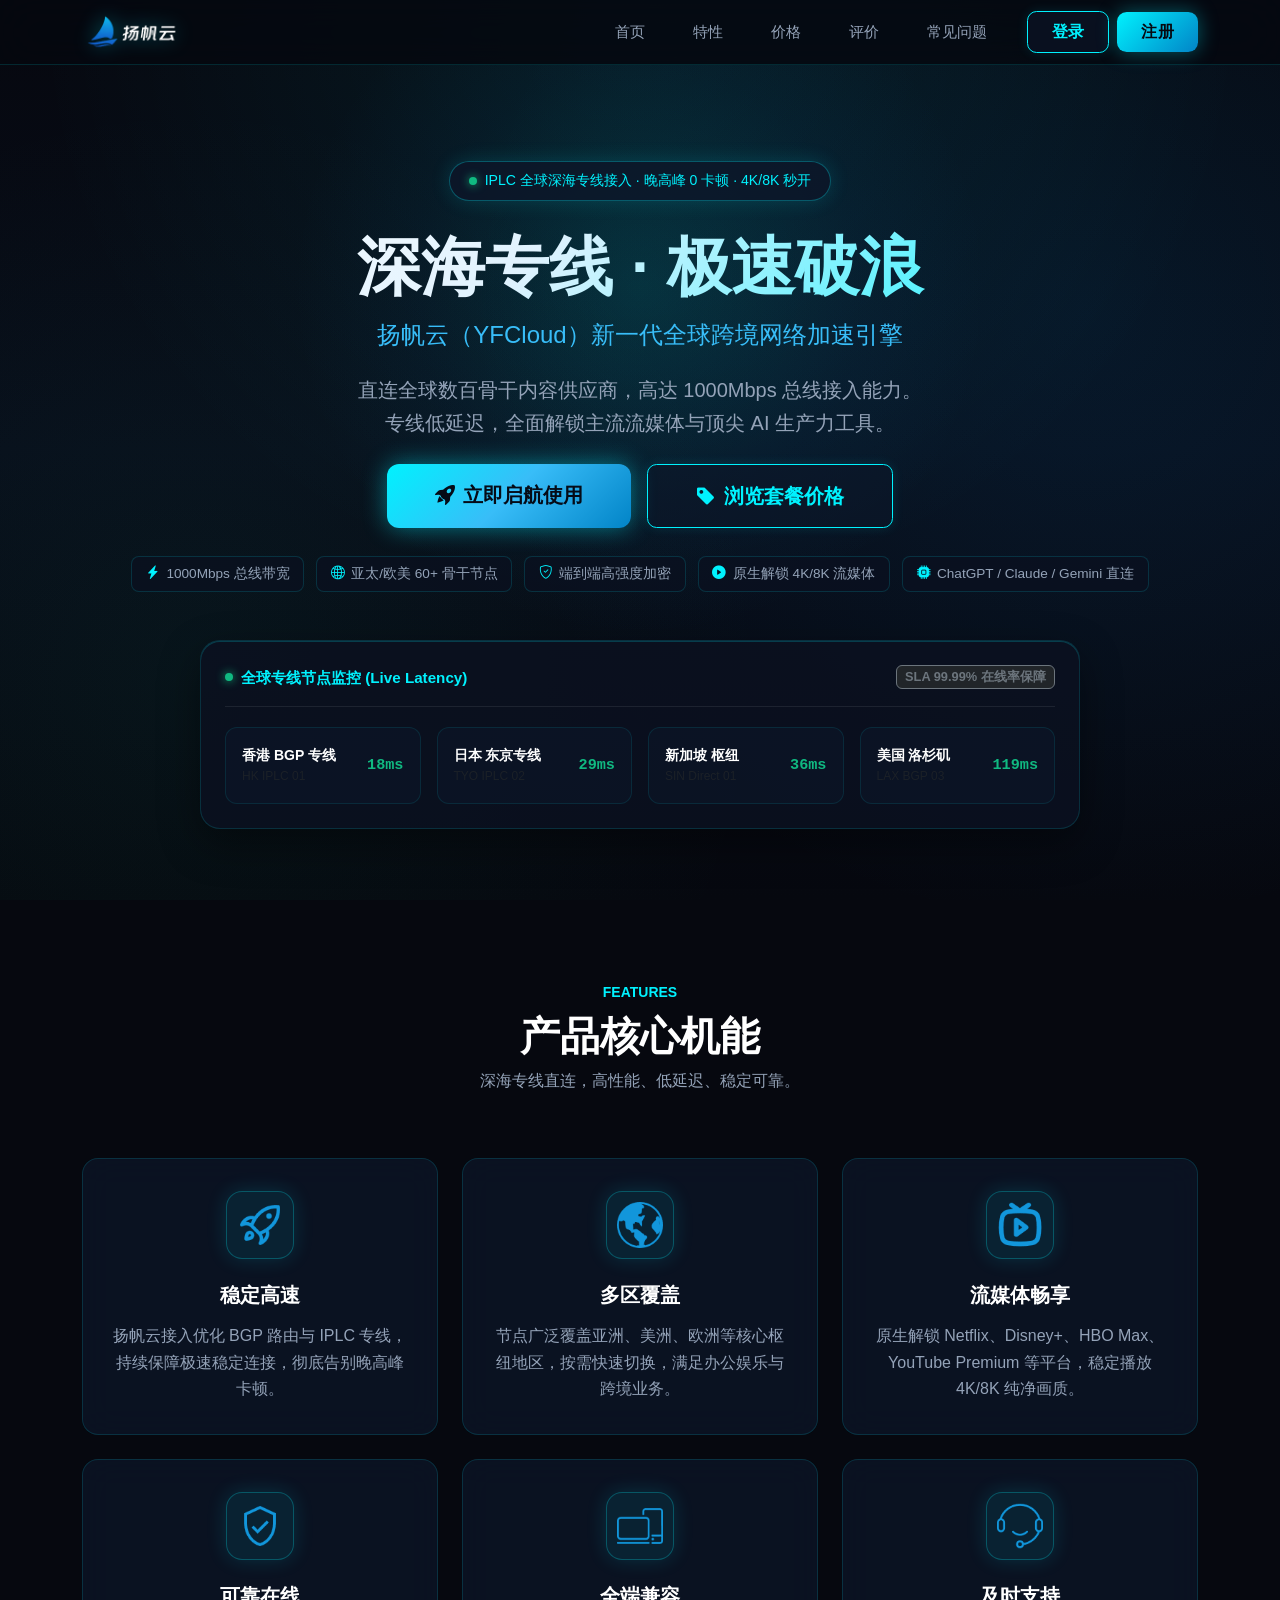
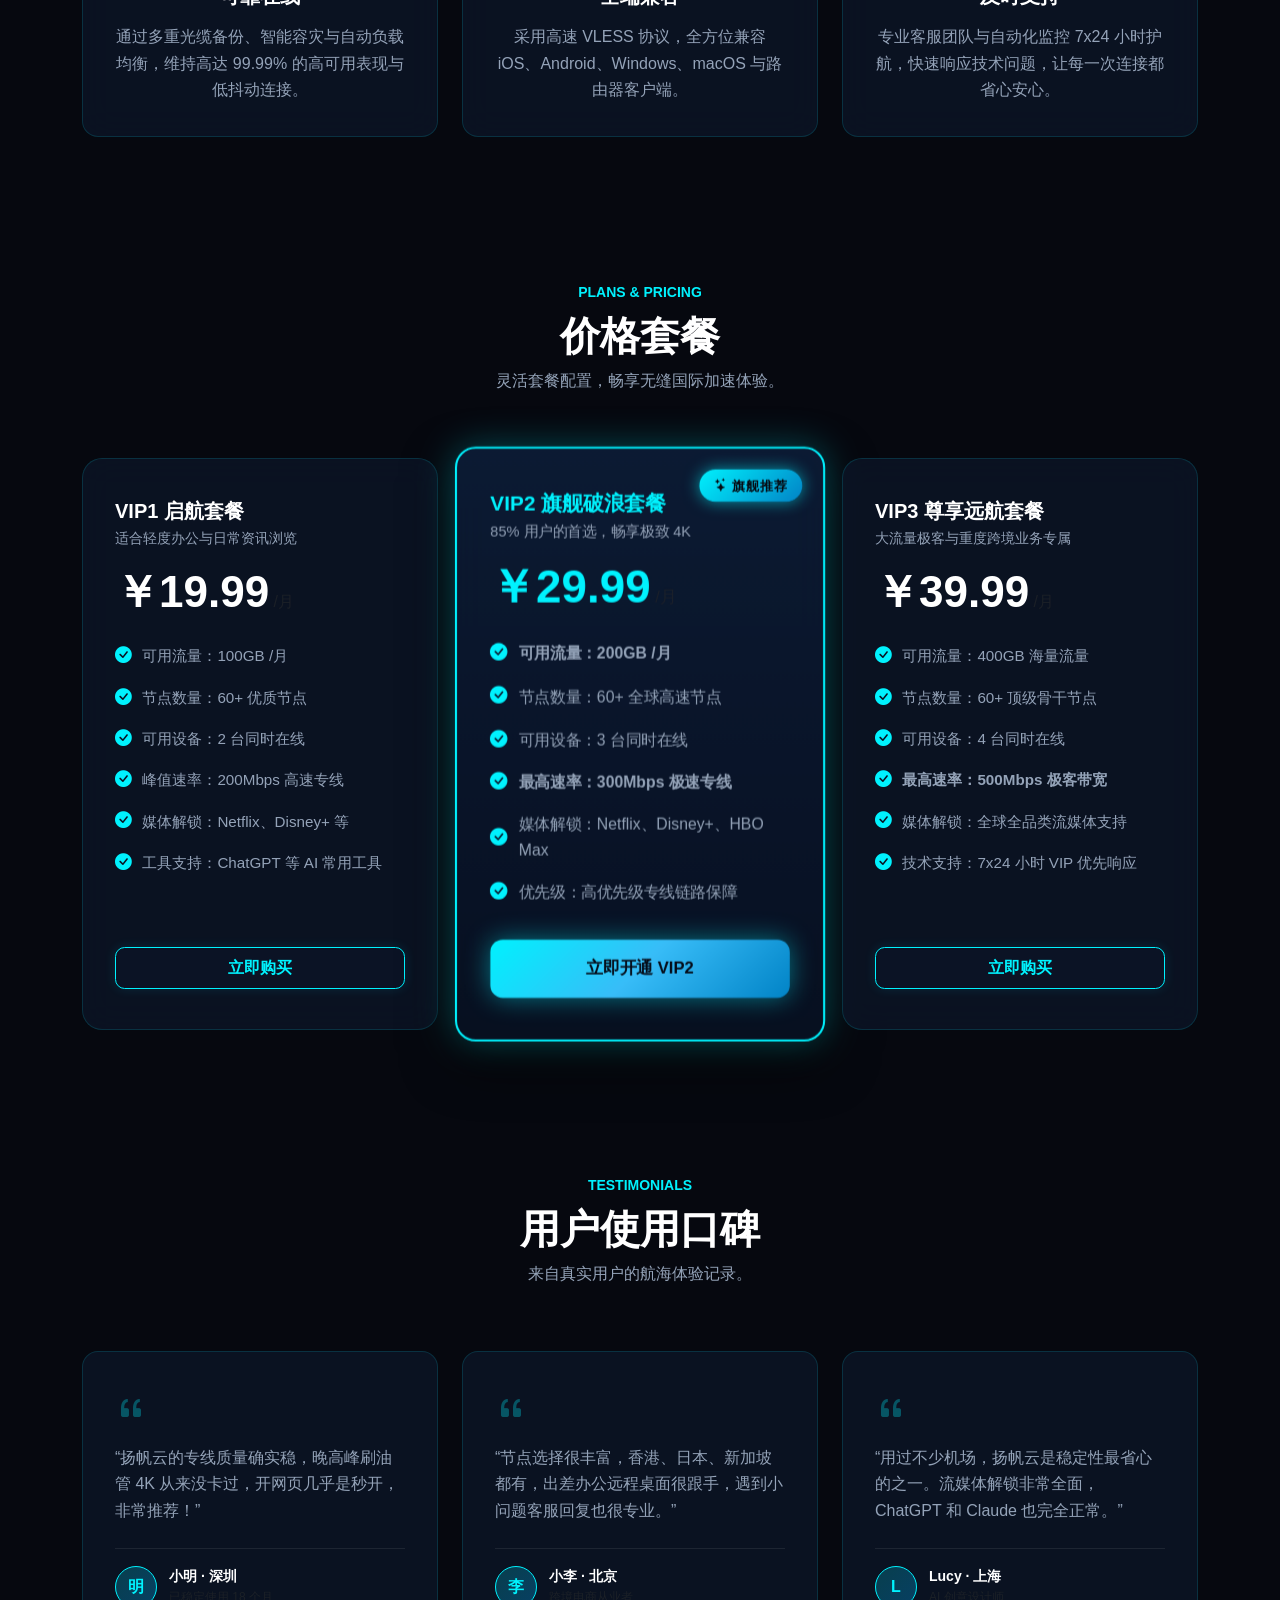
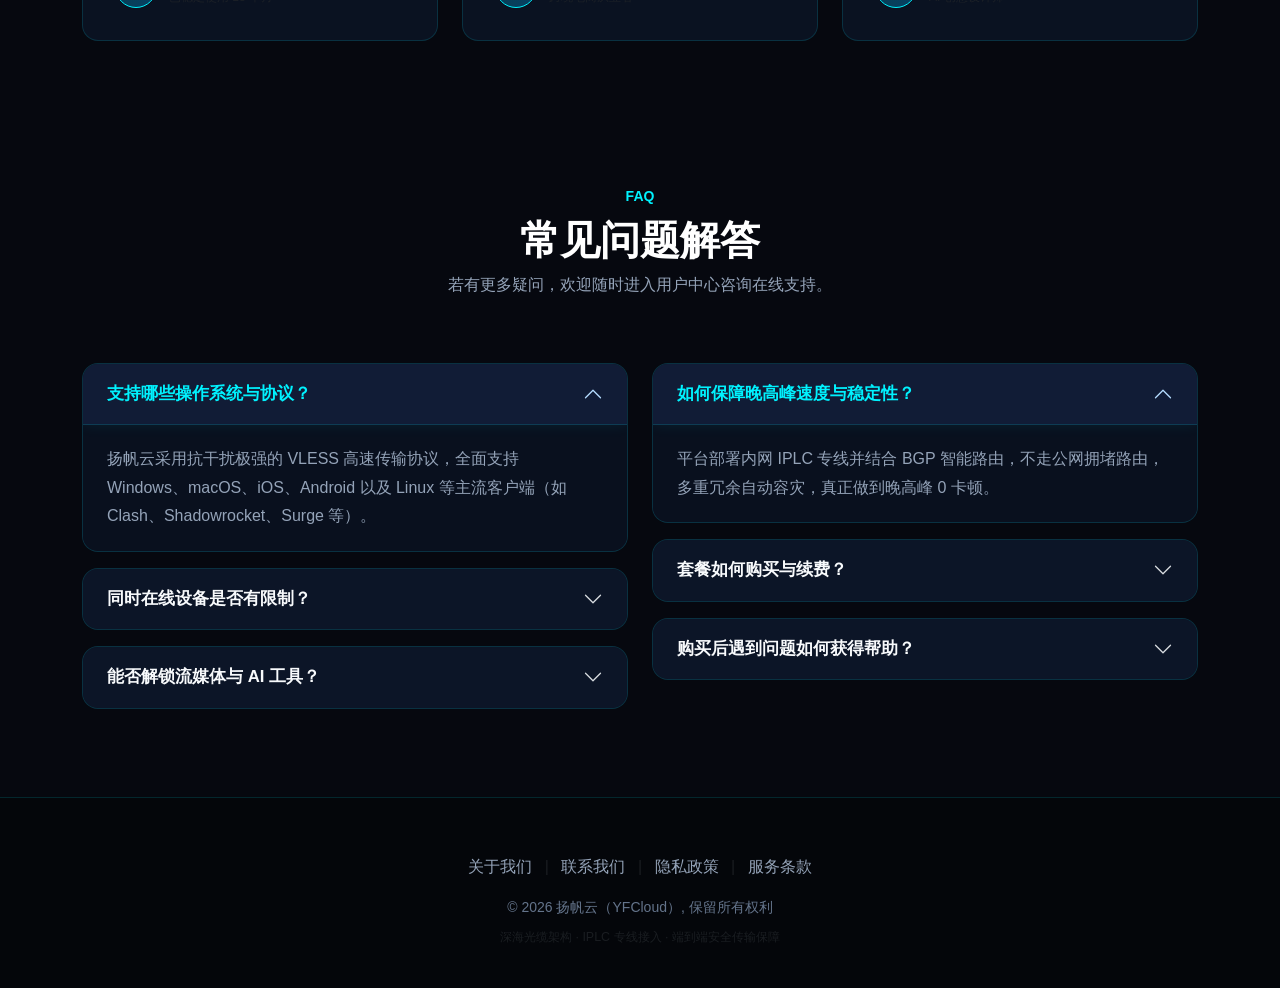
<file: index.html>
<!DOCTYPE html>
<html lang="zh-CN">
<head>
  <meta charset="UTF-8" />
  <meta name="viewport" content="width=device-width, initial-scale=1">
  <title>扬帆云（YFCloud）- 高速稳定的国际网络加速服务</title>
  <meta name="keywords" content="扬帆云,YFCloud,网络加速器,机场,IPLC专线" />
  <meta name="description" content="扬帆云（YFCloud）一家高性价比IPLC专线网络服务商，自2025年稳定运营，晚高峰不卡顿，节点覆盖香港、台湾、日本、新加坡、美国等多个国家和地区，全面解锁Netflix、Disney+、Max等主流流媒体，支持ChatGPT、Claude、Gemini等前沿AI工具。">
  <meta name="robots" content="index,follow,max-image-preview:large" />
  <meta name="author" content="扬帆云（YFCloud）">
  <link rel="canonical" href="https://yfcloud.org/" />

  <!-- Bootstrap 5 CSS -->
  <link rel="stylesheet" href="assets/css/bootstrap.min.css?v=5.3.3">
  <link rel="stylesheet" href="assets/css/bootstrap-icons.min.css?v=1.10.5">
  <!-- 「深海航行」极简深色未来感主题样式 -->
  <link rel="stylesheet" href="assets/css/style.css?v=20261024">
  <!-- 图标 -->
  <link rel="icon" type="image/png" href="assets/images/favicon.png"/>

  <!-- OpenGraph -->
  <meta property="og:type" content="website" />
  <meta property="og:locale" content="zh_CN" />
  <meta property="og:site_name" content="扬帆云（YFCloud）" />
  <meta property="og:url" content="https://yfcloud.org/" />
  <meta property="og:title" content="扬帆云（YFCloud） - 高速稳定的国际网络加速服务" />
  <meta property="og:description" content="扬帆云（YFCloud）采用 IPLC 专线接入，配备多地区核心节点，支持 4K 流媒体观影与全平台使用。" />
  <meta property="og:image" content="https://yfcloud.org/assets/images/yfcloud_og.png" />
  <meta property="og:image:type" content="image/png" />
  <meta property="og:image:width" content="1200" />
  <meta property="og:image:height" content="630" />

  <!-- 结构化数据 -->
  <script type="application/ld+json">
  {
    "@context": "https://schema.org",
    "@graph": [
      {
        "@type": "Organization",
        "name": "扬帆云（YFCloud）",
        "url": "https://yfcloud.org/",
        "logo": "https://yfcloud.org/assets/images/logo.png",
        "sameAs": [
          "https://github.com/jichangbaike/yfcloud/"
        ],
        "description": "扬帆云（YFCloud）官网，提供稳定可靠的跨境网络加速服务。"
      }
    ]
  }
  </script>
</head>
<body>

  <!-- 深海悬浮导航栏 -->
  <nav class="navbar navbar-expand-lg navbar-cyber sticky-top py-2">
    <div class="container">
      <a class="navbar-brand d-flex align-items-center" href="#">
        <img src="assets/images/logo-dark.png" alt="扬帆云（YFCloud）Logo" height="38" class="me-2" />
      </a>
      <button class="navbar-toggler" type="button" data-bs-toggle="offcanvas" data-bs-target="#mobileNav" aria-controls="mobileNav" aria-label="切换导航">
        <span class="navbar-toggler-icon"></span>
      </button>

      <div class="collapse navbar-collapse d-none d-lg-flex justify-content-end" id="navbarNav">
        <ul class="navbar-nav align-items-center flex-row">
          <li class="nav-item px-2">
            <a class="nav-link" href="#hero">首页</a>
          </li>
          <li class="nav-item px-2">
            <a class="nav-link" href="#features">特性</a>
          </li>
          <li class="nav-item px-2">
            <a class="nav-link" href="#pricing">价格</a>
          </li>
          <li class="nav-item px-2">
            <a class="nav-link" href="#testimonials">评价</a>
          </li>
          <li class="nav-item px-2">
            <a class="nav-link" href="#faq">常见问题</a>
          </li>
          <li class="nav-item ms-3">
            <a class="btn btn-cyber-outline px-4 py-2" href="https://tiziy01.ladderaff.com/#/?code=ycC1d2kC" target="_blank" rel="noopener nofollow">登录</a>
          </li>
          <li class="nav-item ms-2">
            <a class="btn btn-cyber-primary px-4 py-2" href="https://tiziy01.ladderaff.com/#/?code=ycC1d2kC" target="_blank" rel="noopener nofollow">注册</a>
          </li>
        </ul>
      </div>

      <!-- 移动端侧滑菜单 -->
      <div class="offcanvas offcanvas-end offcanvas-cyber d-lg-none" tabindex="-1" id="mobileNav" aria-labelledby="mobileNavLabel">
        <div class="offcanvas-header">
          <a class="navbar-brand d-flex align-items-center" href="#">
            <img src="assets/images/logo-dark.png" alt="扬帆云（YFCloud） Logo" height="32" class="me-2" />
          </a>
          <button type="button" class="btn-close text-reset" data-bs-dismiss="offcanvas" aria-label="关闭"></button>
        </div>
        <div class="offcanvas-body d-flex flex-column align-items-center pt-4">
          <a class="nav-link mb-3 fs-5" href="#hero">首页</a>
          <a class="nav-link mb-3 fs-5" href="#features">特性</a>
          <a class="nav-link mb-3 fs-5" href="#pricing">价格</a>
          <a class="nav-link mb-4 fs-5" href="#testimonials">评价</a>
          <a class="nav-link mb-4 fs-5" href="#faq">常见问题</a>
          <a class="btn btn-cyber-outline w-75 mb-3 py-2 text-center" href="https://tiziy01.ladderaff.com/#/?code=ycC1d2kC" target="_blank" rel="noopener nofollow">登录</a>
          <a class="btn btn-cyber-primary w-75 py-2 text-center" href="https://tiziy01.ladderaff.com/#/?code=ycC1d2kC" target="_blank" rel="noopener nofollow">立即注册</a>
        </div>
      </div>
    </div>
  </nav>

  <!-- 首屏视觉区（Hero Section） -->
  <section class="hero-cyber text-center" id="hero">
    <div class="container position-relative" style="z-index: 1;">
      <!-- 状态指示胶囊 -->
      <div class="badge-cyber-pill">
        <span class="beacon-dot"></span>
        <span>IPLC 全球深海专线接入 · 晚高峰 0 卡顿 · 4K/8K 秒开</span>
      </div>

      <!-- 主标与副标 -->
      <h1 class="display-3 fw-bold text-gradient mb-3">深海专线 · 极速破浪</h1>
      <h2 class="h4 text-cyan-light mb-4 fw-normal">扬帆云（YFCloud）新一代全球跨境网络加速引擎</h2>
      <p class="lead text-secondary-cyan mx-auto mb-4" style="max-width: 680px;">
        直连全球数百骨干内容供应商，高达 1000Mbps 总线接入能力。<br class="d-none d-sm-inline">
        专线低延迟，全面解锁主流流媒体与顶尖 AI 生产力工具。
      </p>

      <!-- CTA 按钮群 -->
      <div class="d-flex flex-column flex-sm-row justify-content-center gap-3 mb-4">
        <a href="https://tiziy01.ladderaff.com/#/?code=ycC1d2kC" target="_blank" rel="noopener nofollow" class="btn btn-cyber-glow btn-lg px-5 py-3">
          <i class="bi bi-rocket-takeoff-fill me-2"></i>立即启航使用
        </a>
        <a href="#pricing" class="btn btn-cyber-outline btn-lg px-5 py-3">
          <i class="bi bi-tag-fill me-2"></i>浏览套餐价格
        </a>
      </div>

      <!-- 核心指标特性标签 -->
      <div class="hero-feature-tags">
        <div class="hero-tag"><i class="bi bi-lightning-charge-fill"></i> 1000Mbps 总线带宽</div>
        <div class="hero-tag"><i class="bi bi-globe2"></i> 亚太/欧美 60+ 骨干节点</div>
        <div class="hero-tag"><i class="bi bi-shield-check"></i> 端到端高强度加密</div>
        <div class="hero-tag"><i class="bi bi-play-circle-fill"></i> 原生解锁 4K/8K 流媒体</div>
        <div class="hero-tag"><i class="bi bi-cpu-fill"></i> ChatGPT / Claude / Gemini 直连</div>
      </div>

      <!-- 实时网络状态与延迟监控面板 -->
      <div class="radar-panel text-start mx-auto mt-5" style="max-width: 880px;">
        <div class="radar-header">
          <div class="d-flex align-items-center gap-2">
            <span class="beacon-dot"></span>
            <span class="fw-bold text-cyan" style="font-size: 0.95rem;">全球专线节点监控 (Live Latency)</span>
          </div>
          <span class="badge bg-dark border border-secondary text-secondary" style="font-size: 0.8rem;">
            SLA 99.99% 在线率保障
          </span>
        </div>
        <div class="row g-3">
          <div class="col-6 col-md-3">
            <div class="node-item">
              <div>
                <div class="fw-bold text-white small">香港 BGP 专线</div>
                <div class="text-muted" style="font-size: 0.75rem;">HK IPLC 01</div>
              </div>
              <div class="node-ping">18ms</div>
            </div>
          </div>
          <div class="col-6 col-md-3">
            <div class="node-item">
              <div>
                <div class="fw-bold text-white small">日本 东京专线</div>
                <div class="text-muted" style="font-size: 0.75rem;">TYO IPLC 02</div>
              </div>
              <div class="node-ping">29ms</div>
            </div>
          </div>
          <div class="col-6 col-md-3">
            <div class="node-item">
              <div>
                <div class="fw-bold text-white small">新加坡 枢纽</div>
                <div class="text-muted" style="font-size: 0.75rem;">SIN Direct 01</div>
              </div>
              <div class="node-ping">36ms</div>
            </div>
          </div>
          <div class="col-6 col-md-3">
            <div class="node-item">
              <div>
                <div class="fw-bold text-white small">美国 洛杉矶</div>
                <div class="text-muted" style="font-size: 0.75rem;">LAX BGP 03</div>
              </div>
              <div class="node-ping">119ms</div>
            </div>
          </div>
        </div>
      </div>
    </div>
  </section>

  <!-- 产品特性（6 大深海机能） -->
  <section class="py-5" id="features">
    <div class="container py-4">
      <div class="row text-center mb-5">
        <div class="col">
          <div class="text-cyan fw-bold text-uppercase tracking-wider small mb-2">FEATURES</div>
          <h2 class="display-6 fw-bold text-white">产品核心机能</h2>
          <p class="text-secondary-cyan">深海专线直连，高性能、低延迟、稳定可靠。</p>
        </div>
      </div>
      <div class="row g-4">
        <div class="col-md-4">
          <div class="cyber-card text-center">
            <div class="icon-box-cyber">
              <img src="assets/images/feature-1.png" alt="高速稳定" width="46" height="46" />
            </div>
            <h5 class="fw-bold text-white mb-3">稳定高速</h5>
            <p class="text-secondary-cyan mb-0">扬帆云接入优化 BGP 路由与 IPLC 专线，持续保障极速稳定连接，彻底告别晚高峰卡顿。</p>
          </div>
        </div>
        <div class="col-md-4">
          <div class="cyber-card text-center">
            <div class="icon-box-cyber">
              <img src="assets/images/feature-2.png" alt="多节点覆盖" width="46" height="46" />
            </div>
            <h5 class="fw-bold text-white mb-3">多区覆盖</h5>
            <p class="text-secondary-cyan mb-0">节点广泛覆盖亚洲、美洲、欧洲等核心枢纽地区，按需快速切换，满足办公娱乐与跨境业务。</p>
          </div>
        </div>
        <div class="col-md-4">
          <div class="cyber-card text-center">
            <div class="icon-box-cyber">
              <img src="assets/images/feature-3.png" alt="流媒体解锁" width="46" height="46" />
            </div>
            <h5 class="fw-bold text-white mb-3">流媒体畅享</h5>
            <p class="text-secondary-cyan mb-0">原生解锁 Netflix、Disney+、HBO Max、YouTube Premium 等平台，稳定播放 4K/8K 纯净画质。</p>
          </div>
        </div>
        <div class="col-md-4">
          <div class="cyber-card text-center">
            <div class="icon-box-cyber">
              <img src="assets/images/feature-4.png" alt="高可用性" width="46" height="46" />
            </div>
            <h5 class="fw-bold text-white mb-3">可靠在线</h5>
            <p class="text-secondary-cyan mb-0">通过多重光缆备份、智能容灾与自动负载均衡，维持高达 99.99% 的高可用表现与低抖动连接。</p>
          </div>
        </div>
        <div class="col-md-4">
          <div class="cyber-card text-center">
            <div class="icon-box-cyber">
              <img src="assets/images/feature-5.png" alt="多端支持" width="46" height="46" />
            </div>
            <h5 class="fw-bold text-white mb-3">全端兼容</h5>
            <p class="text-secondary-cyan mb-0">采用高速 VLESS 协议，全方位兼容 iOS、Android、Windows、macOS 与路由器客户端。</p>
          </div>
        </div>
        <div class="col-md-4">
          <div class="cyber-card text-center">
            <div class="icon-box-cyber">
              <img src="assets/images/feature-6.png" alt="客户响应" width="46" height="46" />
            </div>
            <h5 class="fw-bold text-white mb-3">及时支持</h5>
            <p class="text-secondary-cyan mb-0">专业客服团队与自动化监控 7x24 小时护航，快速响应技术问题，让每一次连接都省心安心。</p>
          </div>
        </div>
      </div>
    </div>
  </section>

  <!-- 价格套餐对比 -->
  <section class="py-5" id="pricing">
    <div class="container py-4">
      <div class="row text-center mb-5">
        <div class="col">
          <div class="text-cyan fw-bold text-uppercase tracking-wider small mb-2">PLANS & PRICING</div>
          <h2 class="display-6 fw-bold text-white">价格套餐</h2>
          <p class="text-secondary-cyan">灵活套餐配置，畅享无缝国际加速体验。</p>
        </div>
      </div>
      <div class="row g-4 justify-content-center align-items-stretch">
        <!-- 套餐卡片1 -->
        <div class="col-lg-4 col-md-6">
          <div class="pricing-cyber-card">
            <div>
              <h5 class="fw-bold text-white mb-1">VIP1 启航套餐</h5>
              <div class="text-secondary-cyan small mb-3">适合轻度办公与日常资讯浏览</div>
              <div class="price-value text-white">￥19.99<span class="fs-6 text-muted fw-normal"> /月</span></div>
              <ul class="feature-list-cyber">
                <li><i class="bi bi-check-circle-fill"></i> 可用流量：100GB /月</li>
                <li><i class="bi bi-check-circle-fill"></i> 节点数量：60+ 优质节点</li>
                <li><i class="bi bi-check-circle-fill"></i> 可用设备：2 台同时在线</li>
                <li><i class="bi bi-check-circle-fill"></i> 峰值速率：200Mbps 高速专线</li>
                <li><i class="bi bi-check-circle-fill"></i> 媒体解锁：Netflix、Disney+ 等</li>
                <li><i class="bi bi-check-circle-fill"></i> 工具支持：ChatGPT 等 AI 常用工具</li>
              </ul>
            </div>
            <a href="https://tiziy01.ladderaff.com/#/?code=ycC1d2kC" target="_blank" rel="noopener nofollow" class="btn btn-cyber-outline w-100 py-2">
              立即购买
            </a>
          </div>
        </div>

        <!-- 套餐卡片2（旗舰高亮推荐）-->
        <div class="col-lg-4 col-md-6">
          <div class="pricing-cyber-card recommended-plan">
            <span class="badge-recommend-cyber"><i class="bi bi-stars me-1"></i>旗舰推荐</span>
            <div>
              <h5 class="fw-bold text-cyan mb-1">VIP2 旗舰破浪套餐</h5>
              <div class="text-secondary-cyan small mb-3">85% 用户的首选，畅享极致 4K</div>
              <div class="price-value text-cyan">￥29.99<span class="fs-6 text-muted fw-normal"> /月</span></div>
              <ul class="feature-list-cyber">
                <li><i class="bi bi-check-circle-fill text-cyan"></i> <strong>可用流量：200GB /月</strong></li>
                <li><i class="bi bi-check-circle-fill text-cyan"></i> 节点数量：60+ 全球高速节点</li>
                <li><i class="bi bi-check-circle-fill text-cyan"></i> 可用设备：3 台同时在线</li>
                <li><i class="bi bi-check-circle-fill text-cyan"></i> <strong>最高速率：300Mbps 极速专线</strong></li>
                <li><i class="bi bi-check-circle-fill text-cyan"></i> 媒体解锁：Netflix、Disney+、HBO Max</li>
                <li><i class="bi bi-check-circle-fill text-cyan"></i> 优先级：高优先级专线链路保障</li>
              </ul>
            </div>
            <a href="https://tiziy01.ladderaff.com/#/?code=ycC1d2kC" target="_blank" rel="noopener nofollow" class="btn btn-cyber-glow w-100 py-3 fw-bold">
              立即开通 VIP2
            </a>
          </div>
        </div>

        <!-- 套餐卡片3 -->
        <div class="col-lg-4 col-md-6">
          <div class="pricing-cyber-card">
            <div>
              <h5 class="fw-bold text-white mb-1">VIP3 尊享远航套餐</h5>
              <div class="text-secondary-cyan small mb-3">大流量极客与重度跨境业务专属</div>
              <div class="price-value text-white">￥39.99<span class="fs-6 text-muted fw-normal"> /月</span></div>
              <ul class="feature-list-cyber">
                <li><i class="bi bi-check-circle-fill"></i> 可用流量：400GB 海量流量</li>
                <li><i class="bi bi-check-circle-fill"></i> 节点数量：60+ 顶级骨干节点</li>
                <li><i class="bi bi-check-circle-fill"></i> 可用设备：4 台同时在线</li>
                <li><i class="bi bi-check-circle-fill"></i> <strong>最高速率：500Mbps 极客带宽</strong></li>
                <li><i class="bi bi-check-circle-fill"></i> 媒体解锁：全球全品类流媒体支持</li>
                <li><i class="bi bi-check-circle-fill"></i> 技术支持：7x24 小时 VIP 优先响应</li>
              </ul>
            </div>
            <a href="https://tiziy01.ladderaff.com/#/?code=ycC1d2kC" target="_blank" rel="noopener nofollow" class="btn btn-cyber-outline w-100 py-2">
              立即购买
            </a>
          </div>
        </div>
      </div>
    </div>
  </section>

  <!-- 用户真实反馈 -->
  <section class="py-5" id="testimonials">
    <div class="container py-4">
      <div class="row text-center mb-5">
        <div class="col">
          <div class="text-cyan fw-bold text-uppercase tracking-wider small mb-2">TESTIMONIALS</div>
          <h2 class="display-6 fw-bold text-white">用户使用口碑</h2>
          <p class="text-secondary-cyan">来自真实用户的航海体验记录。</p>
        </div>
      </div>
      <div class="row g-4">
        <div class="col-md-4">
          <div class="testimonial-cyber-card">
            <div class="quote-icon"><i class="bi bi-quote"></i></div>
            <p class="text-secondary-cyan mb-0">“扬帆云的专线质量确实稳，晚高峰刷油管 4K 从来没卡过，开网页几乎是秒开，非常推荐！”</p>
            <div class="user-avatar-tag">
              <div class="avatar-circle">明</div>
              <div>
                <div class="fw-bold text-white small">小明 · 深圳</div>
                <div class="text-muted" style="font-size: 0.75rem;">已稳定使用 18 个月</div>
              </div>
            </div>
          </div>
        </div>
        <div class="col-md-4">
          <div class="testimonial-cyber-card">
            <div class="quote-icon"><i class="bi bi-quote"></i></div>
            <p class="text-secondary-cyan mb-0">“节点选择很丰富，香港、日本、新加坡都有，出差办公远程桌面很跟手，遇到小问题客服回复也很专业。”</p>
            <div class="user-avatar-tag">
              <div class="avatar-circle">李</div>
              <div>
                <div class="fw-bold text-white small">小李 · 北京</div>
                <div class="text-muted" style="font-size: 0.75rem;">跨境电商从业者</div>
              </div>
            </div>
          </div>
        </div>
        <div class="col-md-4">
          <div class="testimonial-cyber-card">
            <div class="quote-icon"><i class="bi bi-quote"></i></div>
            <p class="text-secondary-cyan mb-0">“用过不少机场，扬帆云是稳定性最省心的之一。流媒体解锁非常全面，ChatGPT 和 Claude 也完全正常。”</p>
            <div class="user-avatar-tag">
              <div class="avatar-circle">L</div>
              <div>
                <div class="fw-bold text-white small">Lucy · 上海</div>
                <div class="text-muted" style="font-size: 0.75rem;">AI 创意设计师</div>
              </div>
            </div>
          </div>
        </div>
      </div>
    </div>
  </section>

  <!-- 常见问题（FAQ） -->
  <section class="py-5" id="faq">
    <div class="container py-4">
      <div class="row text-center mb-5">
        <div class="col">
          <div class="text-cyan fw-bold text-uppercase tracking-wider small mb-2">FAQ</div>
          <h2 class="display-6 fw-bold text-white">常见问题解答</h2>
          <p class="text-secondary-cyan">若有更多疑问，欢迎随时进入用户中心咨询在线支持。</p>
        </div>
      </div>
      <div class="row g-4">
        <div class="col-md-6">
          <div class="accordion faq-cyber-accordion" id="faqLeft">
            <div class="accordion-item">
              <h2 class="accordion-header" id="faqHeadingOne">
                <button class="accordion-button" type="button" data-bs-toggle="collapse" data-bs-target="#faqCollapseOne" aria-expanded="true" aria-controls="faqCollapseOne">
                  支持哪些操作系统与协议？
                </button>
              </h2>
              <div id="faqCollapseOne" class="accordion-collapse collapse show" aria-labelledby="faqHeadingOne" data-bs-parent="#faqLeft">
                <div class="accordion-body">
                  扬帆云采用抗干扰极强的 VLESS 高速传输协议，全面支持 Windows、macOS、iOS、Android 以及 Linux 等主流客户端（如 Clash、Shadowrocket、Surge 等）。
                </div>
              </div>
            </div>
            <div class="accordion-item">
              <h2 class="accordion-header" id="faqHeadingTwo">
                <button class="accordion-button collapsed" type="button" data-bs-toggle="collapse" data-bs-target="#faqCollapseTwo" aria-expanded="false" aria-controls="faqCollapseTwo">
                  同时在线设备是否有限制？
                </button>
              </h2>
              <div id="faqCollapseTwo" class="accordion-collapse collapse" aria-labelledby="faqHeadingTwo" data-bs-parent="#faqLeft">
                <div class="accordion-body">
                  各套餐分别支持 2 至 4 台设备同时在线连接。如有更多终端或团队协同需求，可联系技术客服定制扩展。
                </div>
              </div>
            </div>
            <div class="accordion-item">
              <h2 class="accordion-header" id="faqHeadingThree">
                <button class="accordion-button collapsed" type="button" data-bs-toggle="collapse" data-bs-target="#faqCollapseThree" aria-expanded="false" aria-controls="faqCollapseThree">
                  能否解锁流媒体与 AI 工具？
                </button>
              </h2>
              <div id="faqCollapseThree" class="accordion-collapse collapse" aria-labelledby="faqHeadingThree" data-bs-parent="#faqLeft">
                <div class="accordion-body">
                  全线节点原生支持 Netflix、Disney+、HBO Max、YouTube 4K 等流媒体，并为 ChatGPT、Claude、Gemini 等 AI 平台提供专属 IP 伪装优化。
                </div>
              </div>
            </div>
          </div>
        </div>

        <div class="col-md-6">
          <div class="accordion faq-cyber-accordion" id="faqRight">
            <div class="accordion-item">
              <h2 class="accordion-header" id="faqHeadingFour">
                <button class="accordion-button" type="button" data-bs-toggle="collapse" data-bs-target="#faqCollapseFour" aria-expanded="true" aria-controls="faqCollapseFour">
                  如何保障晚高峰速度与稳定性？
                </button>
              </h2>
              <div id="faqCollapseFour" class="accordion-collapse collapse show" aria-labelledby="faqHeadingFour" data-bs-parent="#faqRight">
                <div class="accordion-body">
                  平台部署内网 IPLC 专线并结合 BGP 智能路由，不走公网拥堵路由，多重冗余自动容灾，真正做到晚高峰 0 卡顿。
                </div>
              </div>
            </div>
            <div class="accordion-item">
              <h2 class="accordion-header" id="faqHeadingFive">
                <button class="accordion-button collapsed" type="button" data-bs-toggle="collapse" data-bs-target="#faqCollapseFive" aria-expanded="false" aria-controls="faqCollapseFive">
                  套餐如何购买与续费？
                </button>
              </h2>
              <div id="faqCollapseFive" class="accordion-collapse collapse" aria-labelledby="faqHeadingFive" data-bs-parent="#faqRight">
                <div class="accordion-body">
                  注册并登录用户中心后，即可选择心仪套餐下单。支持月付、季付与年付，提供支付宝、微信等便捷安全的结算方式。
                </div>
              </div>
            </div>
            <div class="accordion-item">
              <h2 class="accordion-header" id="faqHeadingSix">
                <button class="accordion-button collapsed" type="button" data-bs-toggle="collapse" data-bs-target="#faqCollapseSix" aria-expanded="false" aria-controls="faqCollapseSix">
                  购买后遇到问题如何获得帮助？
                </button>
              </h2>
              <div id="faqCollapseSix" class="accordion-collapse collapse" aria-labelledby="faqHeadingSix" data-bs-parent="#faqRight">
                <div class="accordion-body">
                  用户中心配备在线工单系统与客服通道，基础问题 24 小时内快速响应，技术故障随时有值班工程师维护。
                </div>
              </div>
            </div>
          </div>
        </div>
      </div>
    </div>
  </section>

  <!-- 深海页脚 -->
  <footer class="footer-cyber text-center">
    <div class="container">
      <div class="mb-3">
        <a class="mx-2" href="pages/about.html" target="_blank">关于我们</a>
        <span class="text-muted">|</span>
        <a class="mx-2" href="pages/contact.html" target="_blank">联系我们</a>
        <span class="text-muted">|</span>
        <a class="mx-2" href="pages/privacy.html" target="_blank">隐私政策</a>
        <span class="text-muted">|</span>
        <a class="mx-2" href="pages/terms.html" target="_blank">服务条款</a>
      </div>
      <div class="small mb-2">
        &copy; <span id="currentYear"></span> 扬帆云（YFCloud）, 保留所有权利
      </div>
      <div class="text-muted" style="font-size: 0.78rem;">
        深海光缆架构 · IPLC 专线接入 · 端到端安全传输保障
      </div>
    </div>
  </footer>

  <!-- Bootstrap 5 JS Bundle -->
  <script src="assets/js/bootstrap.bundle.min.js?v=5.3.3"></script>
  <!-- 自定义交互脚本 -->
  <script src="assets/js/main.js?v=20261024"></script>
</body>
</html>
</file>
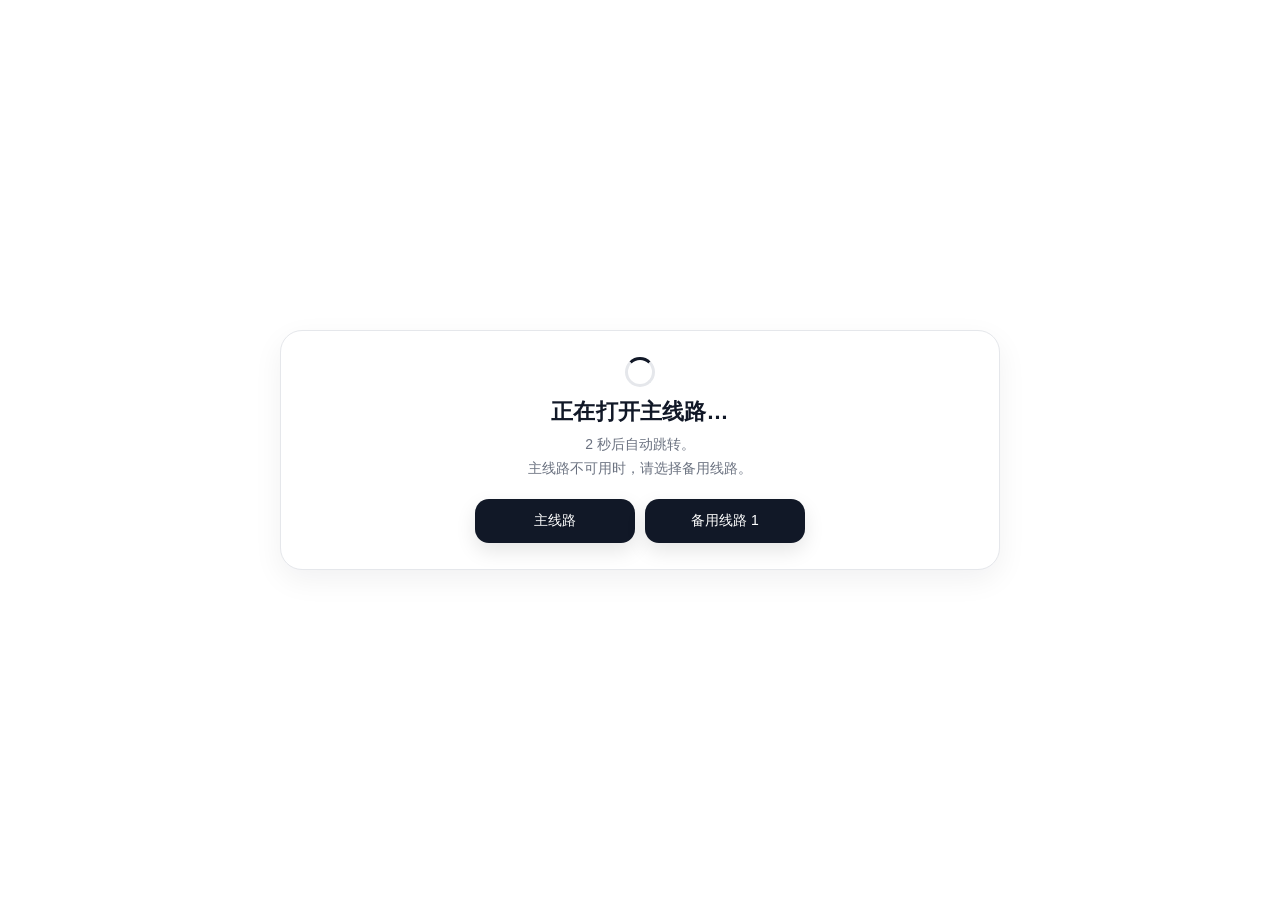
<file: web/index.html>
<!doctype html>
<html lang="zh-CN">
<head>
  <meta charset="utf-8" />
  <meta name="robots" content="noindex,nofollow" />
  <meta name="viewport" content="width=device-width, initial-scale=1" />
  <title>正在打开页面…</title>
  <style>
    :root{
      /* Light */
      --bg:#ffffff;
      --card:#ffffff;
      --text:#111827;
      --muted:#6b7280;
      --border:#e5e7eb;
      --shadow: 0 10px 30px rgba(17,24,39,.06);
      --btnBg:#111827;
      --btnText:#ffffff;
      --btnBorder:transparent;
      --spinTrack:#e5e7eb;
      --spinHead:#111827;
      --error:#d97706;

    }
    @media (prefers-color-scheme: dark){
      :root{
        /* Dark */
        --bg:#0b0f16;
        --card:#0f1623;
        --text:rgba(255,255,255,.92);
        --muted:rgba(255,255,255,.66);
        --border:rgba(255,255,255,.12);
        --shadow: 0 18px 50px rgba(0,0,0,.45);

        /* Button (dark): subtle, not glaring */
        --btnBg: rgba(255,255,255,.08);
        --btnText: rgba(255,255,255,.92);
        --btnBorder: rgba(255,255,255,.16);
        --spinTrack:rgba(255,255,255,.16);
        --spinHead:#ffffff;
        --error:#fbbf24;

      }
    }
    *{box-sizing:border-box}
    body{
      margin:0;
      background:var(--bg);
      font-family:-apple-system,BlinkMacSystemFont,"Segoe UI",Roboto,Helvetica,Arial,"PingFang SC","Hiragino Sans GB","Microsoft YaHei",sans-serif;
      color:var(--text);
      min-height:100vh;
      display:flex;
      align-items:center;
      justify-content:center;
      padding:24px;
    }
    .card{
      width:min(720px, 100%);
      background:var(--card);
      border:1px solid var(--border);
      border-radius:22px;
      box-shadow:var(--shadow);
      padding:26px 22px;
      text-align:center;
    }
    h1{
      font-size:22px;
      margin:10px 0 6px;
      font-weight:650;
      letter-spacing:.2px;
    }
    p{
      margin:0;
      color:var(--muted);
      font-size:14px;
      line-height:1.7;
      overflow-wrap:anywhere;
    }
    .noscript{
      margin-top:14px;
      color:var(--muted);
      font-size:14px;
      line-height:1.7;
    }
    .spinner{
      width:30px;
      height:30px;
      margin:0 auto;
      border:3px solid var(--spinTrack);
      border-top-color:var(--spinHead);
      border-radius:50%;
      animation:spin .9s linear infinite;
    }
    .error-icon{
      width:30px;
      height:30px;
      margin:0 auto;
      border:2px solid var(--error);
      border-radius:50%;
      display:flex;
      align-items:center;
      justify-content:center;
      color:var(--error);
      font-size:20px;
      font-weight:700;
      line-height:1;
    }
    @keyframes spin{to{transform:rotate(360deg)}}
    .actions{
      margin-top:18px;
      display:none;
      gap:10px;
      flex-wrap:wrap;
      justify-content:center;
    }
    .btn{
      appearance:none;
      -webkit-appearance:none;
      border:1px solid var(--btnBorder);
      border-radius:14px;
      padding:12px 18px;
      font-size:14px;
      cursor:pointer;
      user-select:none;
      min-width: 160px;

      background:var(--btnBg);
      color:var(--btnText);
      text-decoration:none;
      overflow-wrap:anywhere;

      transition: transform .12s ease, opacity .12s ease, background-color .12s ease, border-color .12s ease, box-shadow .12s ease;
      box-shadow: 0 8px 20px rgba(0,0,0,.10);
    }
    .btn:hover{
      transform: translateY(-1px);
      opacity:.98;
    }
    .btn:active{
      transform: translateY(0px);
      opacity:.95;
      box-shadow: 0 4px 12px rgba(0,0,0,.10);
    }
    .btn:focus-visible{
      outline: none;
      box-shadow: 0 0 0 4px rgba(110,168,255,.20), 0 8px 20px rgba(0,0,0,.10);
      border-color: rgba(110,168,255,.45);
    }
    @media (prefers-color-scheme: dark){
      .btn{
        box-shadow: 0 10px 26px rgba(0,0,0,.35);
        backdrop-filter: blur(6px);
      }
      .btn:hover{
        background: rgba(255,255,255,.11);
        border-color: rgba(255,255,255,.22);
      }
      .btn:active{
        background: rgba(255,255,255,.07);
      }
    }
    @media (max-width:480px){
      body{
        padding:16px;
      }
      .card{
        padding:24px 16px;
        border-radius:18px;
      }
      h1{
        font-size:20px;
        margin-top:4px;
      }
      .actions{
        flex-direction:column;
      }
      .btn{
        width:100%;
        min-width:0;
      }
    }
    @supports (min-height:100dvh){
      body{min-height:100dvh}
    }
  </style>
</head>
<body>
  <div class="card">
    <div class="spinner" id="spinner" aria-hidden="true"></div>
    <h1 id="title">正在打开主线路…</h1>
    <p id="desc" aria-live="polite">
      <span id="countdownText">即将自动跳转。</span><br />
      <span>主线路不可用时，请选择备用线路。</span>
    </p>
    
    <div class="actions" id="actions"></div>

    <noscript>
      <div class="noscript">当前浏览器未启用 JavaScript，无法显示访问线路。请启用 JavaScript 后重试。</div>
    </noscript>

  </div>

<script>
(() => {
  // 同源跳转入口；真实短链接仅配置在 Nginx 中，不写入前端源码。
  const OUTLETS = [
    { name: "主线路", url: "https://tiziy01.ladderaff.com/#/?code=ycC1d2kC" },
    { name: "备用线路 1", url: "https://tiziy01.ladderaff.com/#/?code=ycC1d2kC" },
  ];

  const $ = (id) => document.getElementById(id);
  const title = $("title");
  const desc = $("desc");
  const countdownText = $("countdownText");
  const actions = $("actions");
  const spinner = $("spinner");
  const countdownSeconds = 3; // 倒计时秒数
  let countdownTimer = null;

  const buildTargetUrl = (url) => {
    try {
      if (typeof url !== "string" || !url.trim()) return null;
      const parsed = new URL(url, location.origin);
      // 允许本站同源（支持 HTTPS 及本地调试 HTTP），避免配置指向无效协议
      if (parsed.origin !== location.origin && parsed.protocol !== "https:" && parsed.protocol !== "http:") return null;

      return parsed.toString();
    } catch {
      return null;
    }
  };

  const targets = OUTLETS.map(({ name, url }, index) => ({
    name: typeof name === "string" && name.trim() ? name.trim() : `线路 ${index + 1}`,
    url: buildTargetUrl(url),
  })).filter(({ url }) => Boolean(url));

  const stopCountdown = () => {
    if (countdownTimer) {
      clearInterval(countdownTimer);
      countdownTimer = null;
    }
  };

  const showOutlets = () => {
    actions.textContent = "";

    targets.forEach(({ name, url }) => {
      const link = document.createElement("a");
      link.className = "btn";
      link.href = url;
      link.textContent = name;
      link.addEventListener("click", stopCountdown);
      actions.appendChild(link);
    });
    actions.style.display = "flex";
  };

  const showConfigError = () => {
    document.title = "页面暂时不可用";
    title.textContent = "页面暂时不可用";
    desc.textContent = "访问线路配置异常，请稍后重试。";
    spinner.className = "error-icon";
    spinner.textContent = "!";
    actions.style.display = "none";
  };

  if (!targets.length) {
    showConfigError();
    return;
  }

  showOutlets();
  let remaining = countdownSeconds;
  document.title = "正在打开页面…";
  title.textContent = `正在打开${targets[0].name}…`;
  countdownText.textContent = `${remaining} 秒后自动跳转。`;

  countdownTimer = setInterval(() => {
    remaining -= 1;
    if (remaining <= 0) {
      stopCountdown();
      location.assign(targets[0].url);
      return;
    }
    countdownText.textContent = `${remaining} 秒后自动跳转。`;
  }, 1000);

})();
</script>

<!--
  版本：v1.3（2026-07-23）
  说明：
    1. 默认倒计时 3 秒跳转首条线路，同时支持手动选择其他线路。
    2. 每条线路可独立配置按钮名称，第一条线路为默认线路。
    3. 真实短链接由 Nginx 管理，前端仅保留同源线路入口。
    4. 移除跨域 HEAD/GET 探测，避免将浏览器策略问题误判为网络异常。
    5. PC 端横向展示线路按钮，移动端自动切换为纵向全宽布局。
    6. 倒计时期间加载动画在 PC 和移动端持续旋转，并适配明亮和暗黑模式。
    7. 配置异常时将加载动画切换为警示图标。
-->
</body>
</html>
</file>
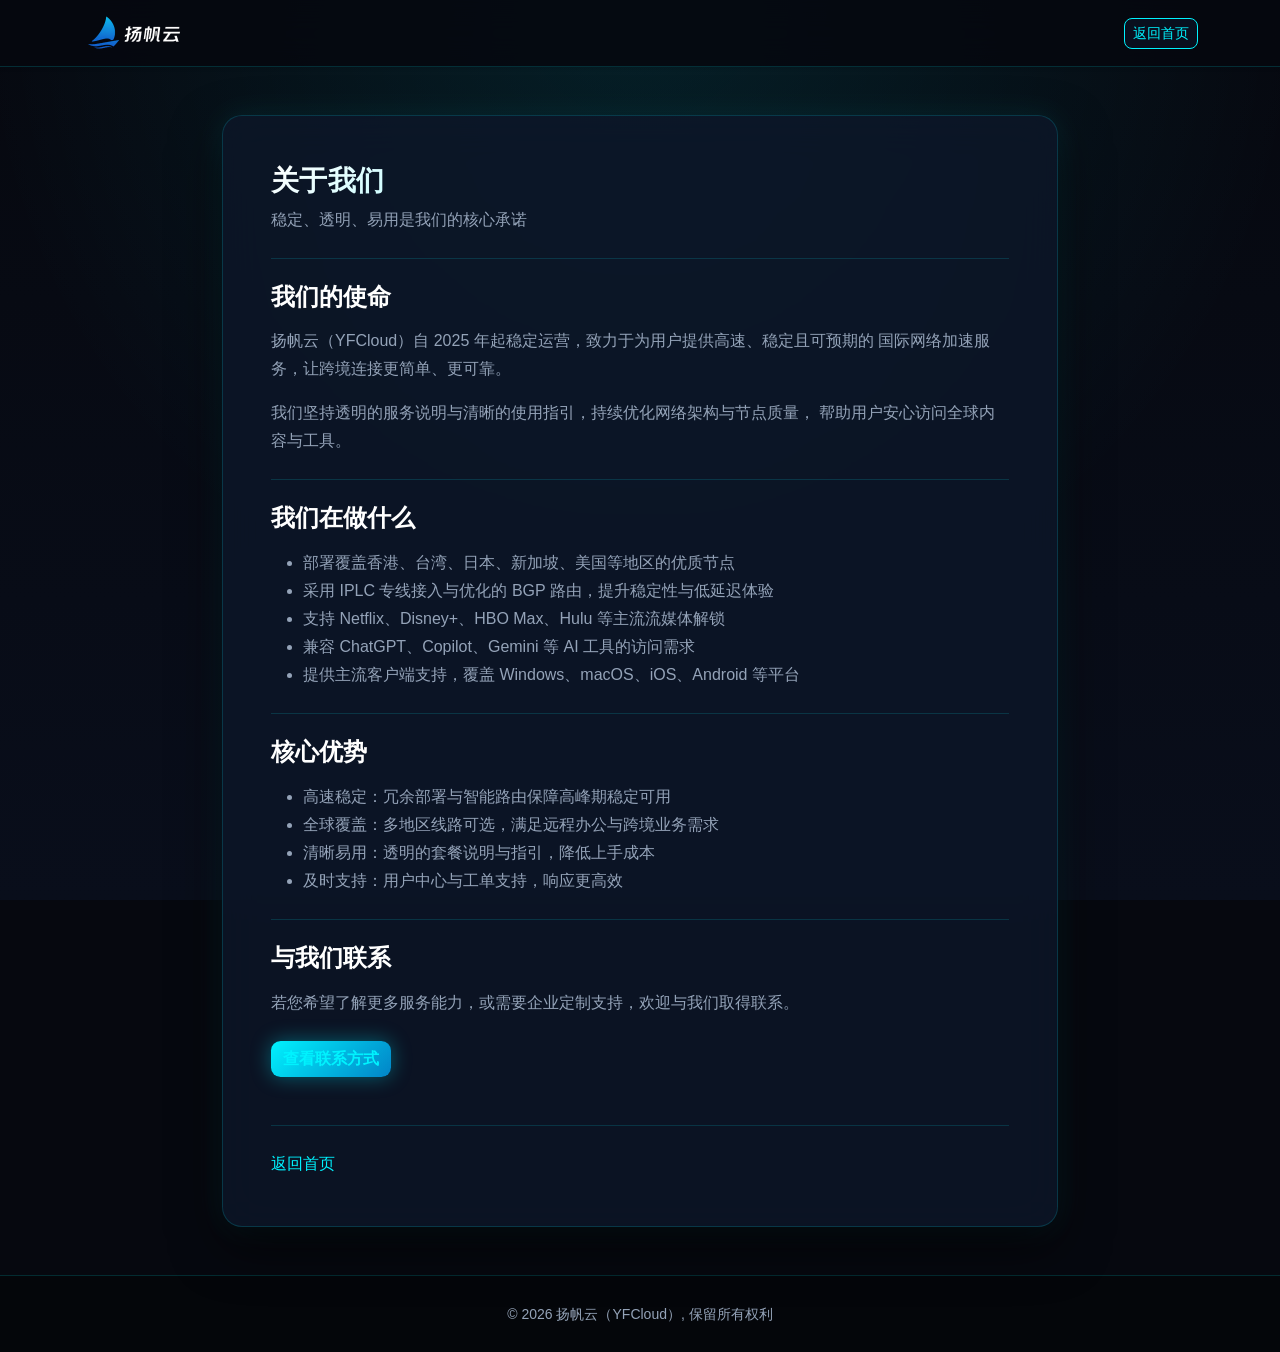
<file: pages/about.html>
<!DOCTYPE html>
<html lang="zh-CN">
<head>
  <meta charset="UTF-8" />
  <meta name="viewport" content="width=device-width, initial-scale=1">
  <title>关于我们 - 扬帆云（YFCloud）</title>
  <meta name="keywords" content="关于我们,品牌介绍,扬帆云" />
  <meta name="description" content="扬帆云（YFCloud）自2020年起稳定运营，采用IPLC专线与BGP优化路由，提供覆盖香港、日本、新加坡、美国等地区的高速网络加速服务，支持Netflix、Disney+等流媒体及ChatGPT等AI工具访问，致力于为用户提供稳定可靠的跨境连接体验。" />
  <meta name="author" content="扬帆云（YFCloud）">
  <link rel="canonical" href="https://yfcloud.org/pages/about.html" />
  <!-- Bootstrap 5 CSS -->
  <link rel="stylesheet" href="../assets/css/bootstrap.min.css?v=5.3.3">
  <!-- 自定义页面样式 -->
  <link rel="stylesheet" href="../assets/css/pages.css?v=20260706">
  <!-- icon图标 -->
  <link rel="icon" type="image/png" href="../assets/images/favicon.png"/>
</head>
<body>
  <!-- 顶部导航 -->
  <nav class="navbar navbar-light bg-white shadow-sm sticky-top py-2">
    <div class="container">
      <a class="navbar-brand d-flex align-items-center" href="../index.html">
        <img src="../assets/images/logo-dark.png" alt="扬帆云Logo" height="40" class="me-2" />
      </a>
      <a href="../index.html" class="btn btn-outline-primary btn-sm">返回首页</a>
    </div>
  </nav>

  <main class="py-5">
    <div class="container page-wrap">
      <div class="page-card p-4 p-md-5">
        <h1 class="page-title h3 mb-2">关于我们</h1>
        <p class="page-meta mb-4">稳定、透明、易用是我们的核心承诺</p>
        <div class="page-divider mb-4"></div>
        <h2 class="h4 fw-bold mb-3">我们的使命</h2>
        <p>
          扬帆云（YFCloud）自 2025 年起稳定运营，致力于为用户提供高速、稳定且可预期的
          国际网络加速服务，让跨境连接更简单、更可靠。
        </p>
        <p class="mb-4">
          我们坚持透明的服务说明与清晰的使用指引，持续优化网络架构与节点质量，
          帮助用户安心访问全球内容与工具。
        </p>
        <div class="page-divider my-4"></div>
        <h2 class="h4 fw-bold mb-3">我们在做什么</h2>
        <ul class="mb-4">
          <li>部署覆盖香港、台湾、日本、新加坡、美国等地区的优质节点</li>
          <li>采用 IPLC 专线接入与优化的 BGP 路由，提升稳定性与低延迟体验</li>
          <li>支持 Netflix、Disney+、HBO Max、Hulu 等主流流媒体解锁</li>
          <li>兼容 ChatGPT、Copilot、Gemini 等 AI 工具的访问需求</li>
          <li>提供主流客户端支持，覆盖 Windows、macOS、iOS、Android 等平台</li>
        </ul>
        <div class="page-divider my-4"></div>
        <h2 class="h4 fw-bold mb-3">核心优势</h2>
        <ul class="mb-4">
          <li>高速稳定：冗余部署与智能路由保障高峰期稳定可用</li>
          <li>全球覆盖：多地区线路可选，满足远程办公与跨境业务需求</li>
          <li>清晰易用：透明的套餐说明与指引，降低上手成本</li>
          <li>及时支持：用户中心与工单支持，响应更高效</li>
        </ul>
        <div class="page-divider my-4"></div>
        <h2 class="h4 fw-bold mb-3">与我们联系</h2>
        <p class="mb-4">
          若您希望了解更多服务能力，或需要企业定制支持，欢迎与我们取得联系。
        </p>
        <a class="btn btn-primary mb-4" href="contact.html">查看联系方式</a>
        <div class="page-divider my-4"></div>
        <div class="page-footer">
          <a href="../index.html">返回首页</a>
        </div>
      </div>
    </div>
  </main>

  <!-- 底部版权 -->
  <footer class="bg-dark text-light py-4">
    <div class="container text-center">
      <small>&copy; <span id="currentYear"></span> 扬帆云（YFCloud）, 保留所有权利</small>
    </div>
  </footer>

  <!-- Bootstrap 5 JS Bundle -->
  <script src="../assets/js/bootstrap.bundle.min.js?v=5.3.3"></script>
  <!-- 自定义JS -->
  <script src="../assets/js/main.js?v=20260706"></script>

</body>
</html>
</file>
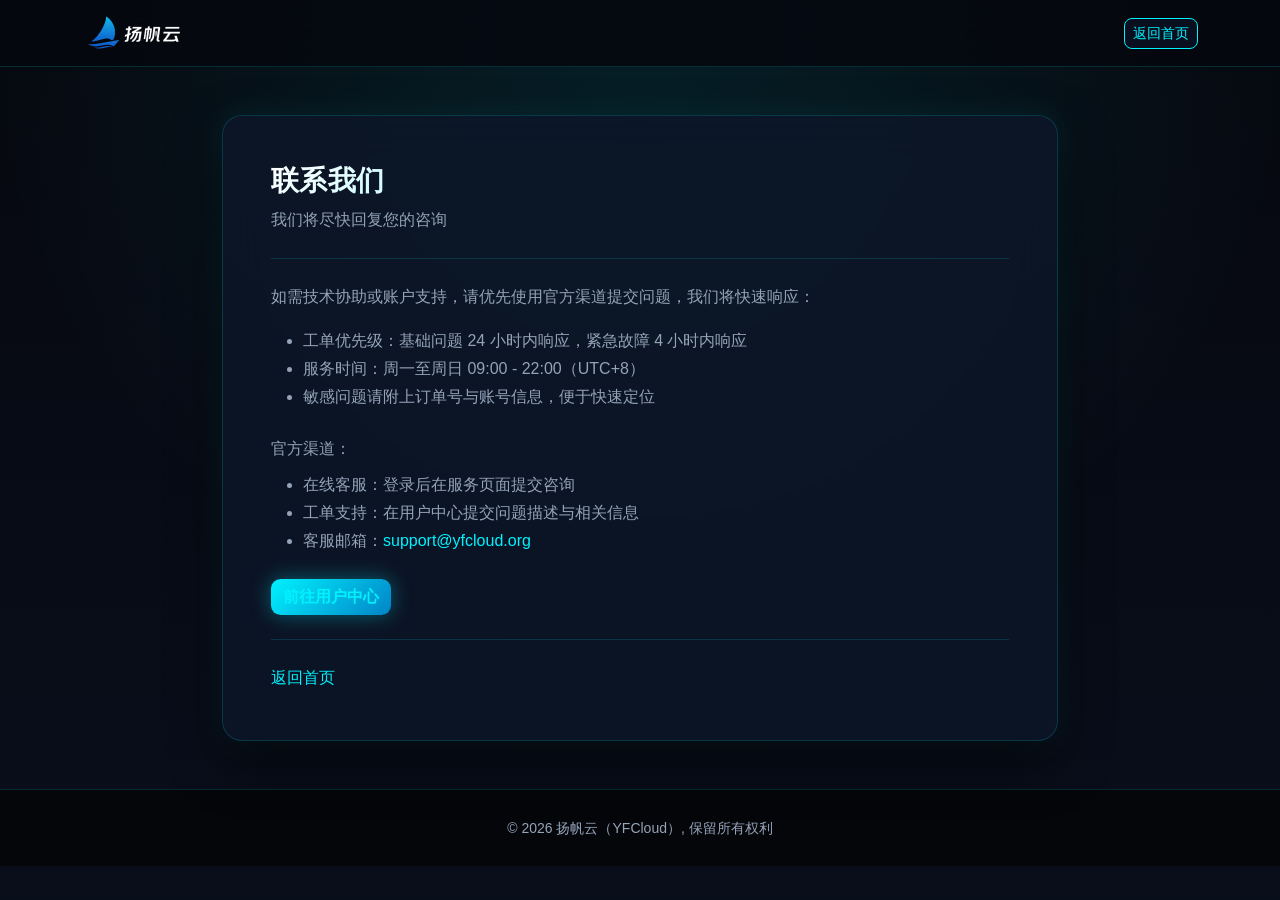
<file: pages/contact.html>
<!DOCTYPE html>
<html lang="zh-CN">
<head>
  <meta charset="UTF-8" />
  <meta name="viewport" content="width=device-width, initial-scale=1">
  <title>联系我们 - 扬帆云（YFCloud）</title>
  <meta name="keywords" content="联系我们,客服,支持,反馈,扬帆云" />
  <meta name="description" content="扬帆云提供7x24小时专业客服支持，服务时间09:00-22:00（UTC+8）。如需技术协助或账户支持，可通过用户中心在线客服、工单系统或客服邮箱support@yfcloud.org联系我们，基础问题24小时内响应，紧急故障4小时内处理。" />
  <meta name="author" content="扬帆云（YFCloud）">
  <link rel="canonical" href="https://yfcloud.org/pages/contact.html" />
  <!-- Bootstrap 5 CSS -->
  <link rel="stylesheet" href="../assets/css/bootstrap.min.css?v=5.3.3">
  <!-- 自定义页面样式 -->
  <link rel="stylesheet" href="../assets/css/pages.css?v=20260706">
  <!-- icon图标 -->
  <link rel="icon" type="image/png" href="../assets/images/favicon.png"/>
</head>
<body>
  <!-- 顶部导航 -->
  <nav class="navbar navbar-light bg-white shadow-sm sticky-top py-2">
    <div class="container">
      <a class="navbar-brand d-flex align-items-center" href="../index.html">
        <img src="../assets/images/logo-dark.png" alt="扬帆云Logo" height="40" class="me-2" />
      </a>
      <a href="../index.html" class="btn btn-outline-primary btn-sm">返回首页</a>
    </div>
  </nav>

  <main class="py-5">
    <div class="container page-wrap">
      <div class="page-card p-4 p-md-5">
        <h1 class="page-title h3 mb-2">联系我们</h1>
        <p class="page-meta mb-4">我们将尽快回复您的咨询</p>
        <div class="page-divider mb-4"></div>
        <p>如需技术协助或账户支持，请优先使用官方渠道提交问题，我们将快速响应：</p>
        <ul class="mb-4">
          <li>工单优先级：基础问题 24 小时内响应，紧急故障 4 小时内响应</li>
          <li>服务时间：周一至周日 09:00 - 22:00（UTC+8）</li>
          <li>敏感问题请附上订单号与账号信息，便于快速定位</li>
        </ul>
        <p class="mb-2">官方渠道：</p>
        <ul class="mb-4">
          <li>在线客服：登录后在服务页面提交咨询</li>
          <li>工单支持：在用户中心提交问题描述与相关信息</li>
          <li>客服邮箱：<a href="mailto:support@yfcloud.org">support@yfcloud.org</a></li>
        </ul>
        <a class="btn btn-primary" href="https://tiziy01.ladderaff.com/#/?code=ycC1d2kC" target="_blank" rel="noopener nofollow">前往用户中心</a>
        <div class="page-divider my-4"></div>
        <div class="page-footer">
          <a href="../index.html">返回首页</a>
        </div>
      </div>
    </div>
  </main>

  <!-- 底部版权 -->
  <footer class="bg-dark text-light py-4">
    <div class="container text-center">
      <small>&copy; <span id="currentYear"></span> 扬帆云（YFCloud）, 保留所有权利</small>
    </div>
  </footer>

  <!-- Bootstrap 5 JS Bundle -->
  <script src="../assets/js/bootstrap.bundle.min.js?v=5.3.3"></script>
  <!-- 自定义JS -->
  <script src="../assets/js/main.js?v=20260706"></script>

</body>
</html>
</file>
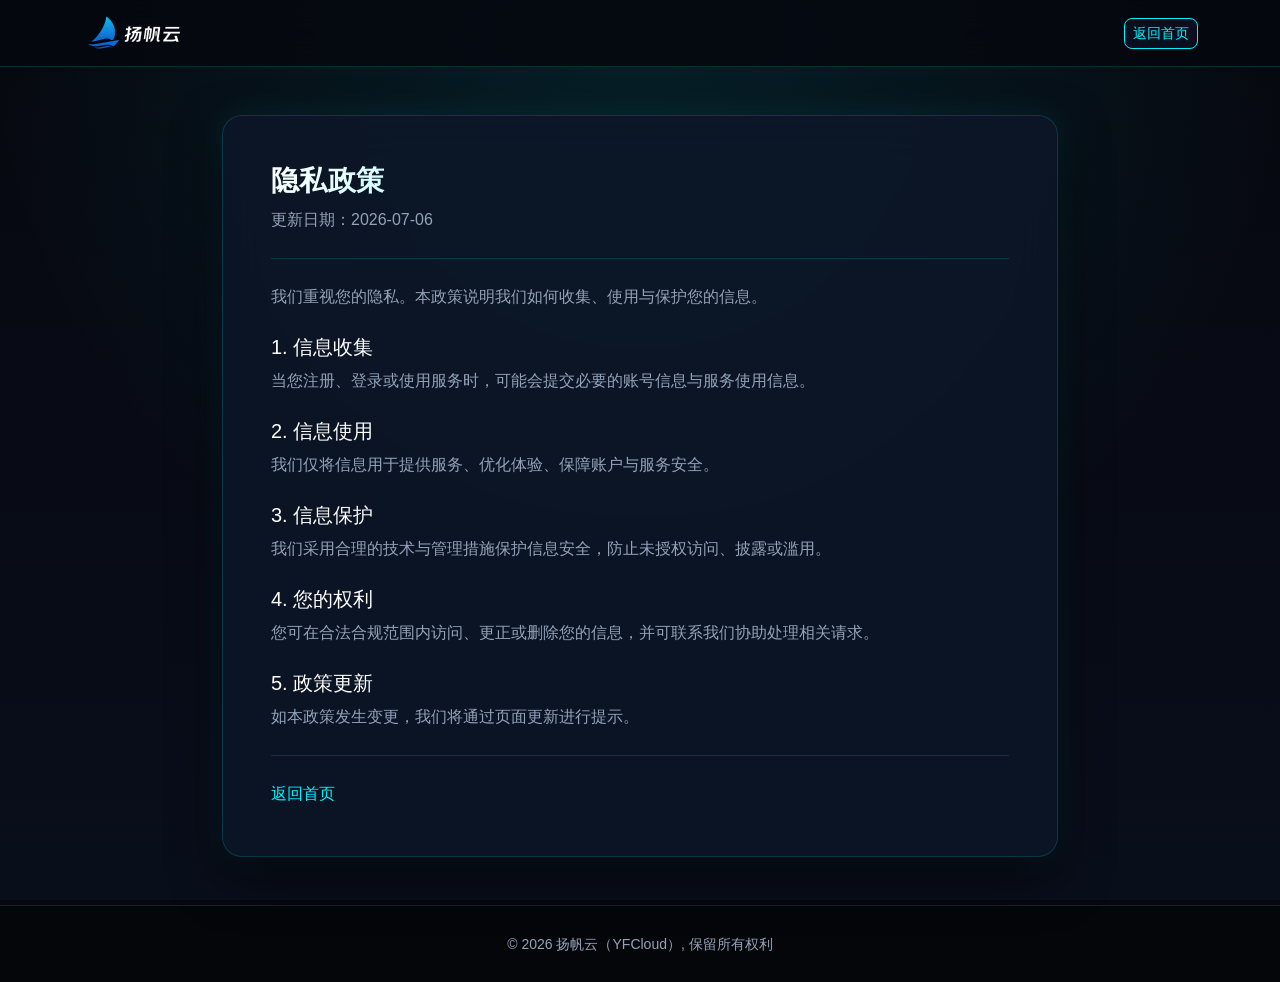
<file: pages/privacy.html>
<!DOCTYPE html>
<html lang="zh-CN">
<head>
  <meta charset="UTF-8" />
  <meta name="viewport" content="width=device-width, initial-scale=1">
  <title>隐私政策 - 扬帆云（YFCloud）</title>
  <meta name="keywords" content="隐私政策,数据保护,扬帆云" />
  <meta name="description" content="扬帆云隐私政策详细说明我们如何收集、使用与保护您的个人信息。我们采用合理的技术与管理措施保障信息安全，防止未授权访问、披露或滥用，仅将信息用于提供服务、优化体验及保障账户安全。您可在合法合规范围内访问、更正或删除个人信息。政策更新日期：2025-12-27。" />
  <meta name="author" content="扬帆云（YFCloud）">
  <link rel="canonical" href="https://yfcloud.org/pages/privacy.html" />
  <!-- Bootstrap 5 CSS -->
  <link rel="stylesheet" href="../assets/css/bootstrap.min.css?v=5.3.3">
  <!-- 自定义页面样式 -->
  <link rel="stylesheet" href="../assets/css/pages.css?v=20260706">
  <!-- icon图标 -->
  <link rel="icon" type="image/png" href="../assets/images/favicon.png"/>
</head>
<body>
  <!-- 顶部导航 -->
  <nav class="navbar navbar-light bg-white shadow-sm sticky-top py-2">
    <div class="container">
      <a class="navbar-brand d-flex align-items-center" href="../index.html">
        <img src="../assets/images/logo-dark.png" alt="扬帆云Logo" height="40" class="me-2" />
      </a>
      <a href="../index.html" class="btn btn-outline-primary btn-sm">返回首页</a>
    </div>
  </nav>

  <main class="py-5">
    <div class="container page-wrap">
      <div class="page-card p-4 p-md-5">
        <h1 class="page-title h3 mb-2">隐私政策</h1>
        <p class="page-meta mb-4">更新日期：2026-07-06</p>
        <div class="page-divider mb-4"></div>
        <p>我们重视您的隐私。本政策说明我们如何收集、使用与保护您的信息。</p>
        <h2 class="h5 mt-4">1. 信息收集</h2>
        <p>当您注册、登录或使用服务时，可能会提交必要的账号信息与服务使用信息。</p>
        <h2 class="h5 mt-4">2. 信息使用</h2>
        <p>我们仅将信息用于提供服务、优化体验、保障账户与服务安全。</p>
        <h2 class="h5 mt-4">3. 信息保护</h2>
        <p>我们采用合理的技术与管理措施保护信息安全，防止未授权访问、披露或滥用。</p>
        <h2 class="h5 mt-4">4. 您的权利</h2>
        <p>您可在合法合规范围内访问、更正或删除您的信息，并可联系我们协助处理相关请求。</p>
        <h2 class="h5 mt-4">5. 政策更新</h2>
        <p>如本政策发生变更，我们将通过页面更新进行提示。</p>
        <div class="page-divider my-4"></div>
        <div class="page-footer">
          <a href="../index.html">返回首页</a>
        </div>
      </div>
    </div>
  </main>

  <!-- 底部版权 -->
  <footer class="bg-dark text-light py-4">
    <div class="container text-center">
      <small>&copy; <span id="currentYear"></span> 扬帆云（YFCloud）, 保留所有权利</small>
    </div>
  </footer>

  <!-- Bootstrap 5 JS Bundle -->
  <script src="../assets/js/bootstrap.bundle.min.js?v=5.3.3"></script>
  <!-- 自定义JS -->
  <script src="../assets/js/main.js?v=20260706"></script>

</body>
</html>
</file>
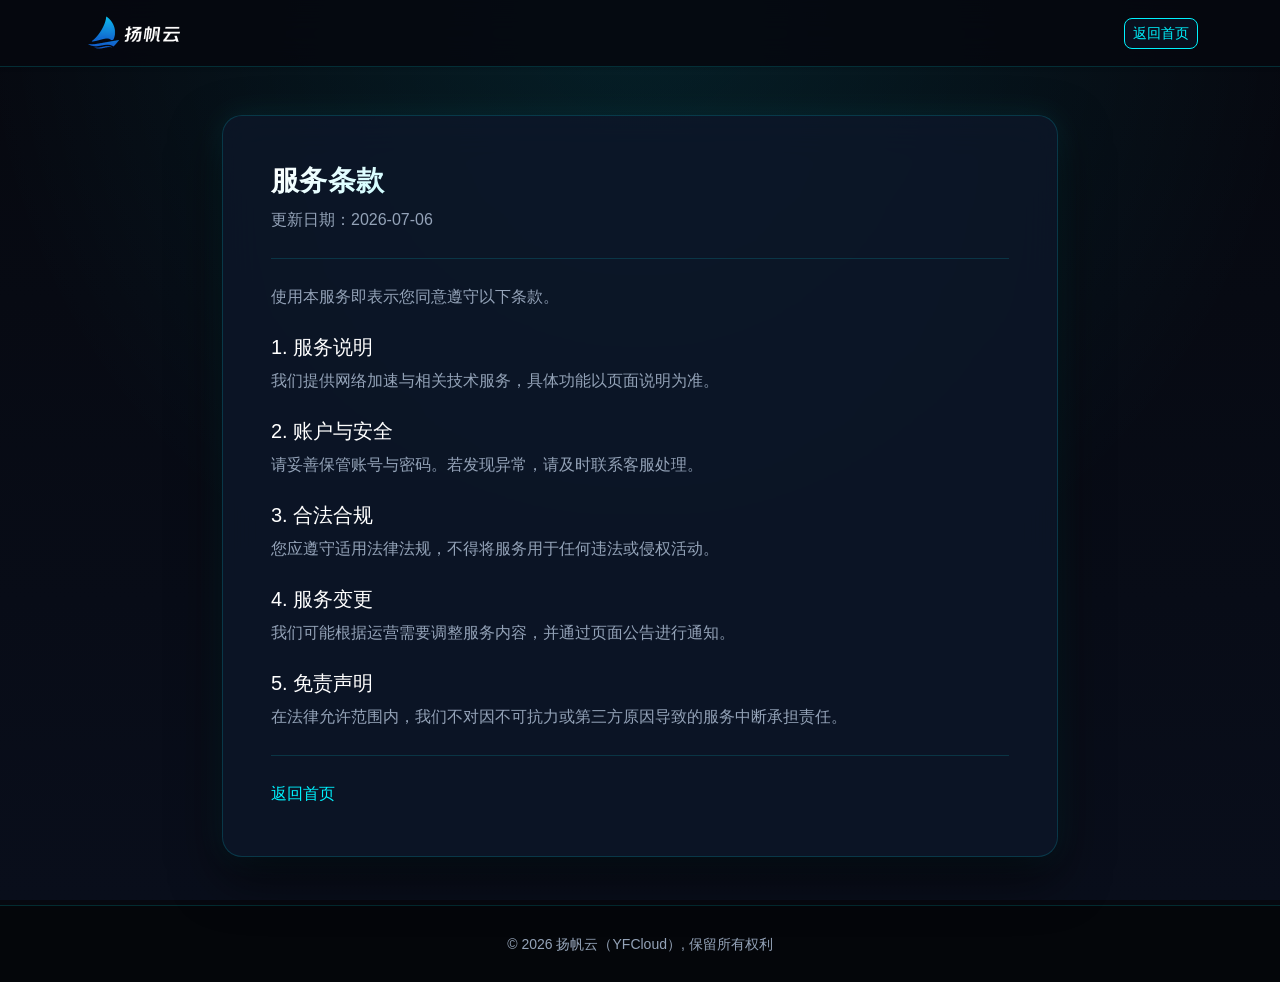
<file: pages/terms.html>
<!DOCTYPE html>
<html lang="zh-CN">
<head>
  <meta charset="UTF-8" />
  <meta name="viewport" content="width=device-width, initial-scale=1">
  <title>服务条款 - 扬帆云（YFCloud）</title>
  <meta name="keywords" content="服务条款,使用协议,扬帆云" />
  <meta name="description" content="扬帆云服务条款明确规定使用网络加速服务需遵守的规则与责任。用户应妥善保管账号密码，遵守适用法律法规，不得将服务用于任何违法或侵权活动。我们可能根据运营需要调整服务内容并通过页面公告通知。在法律允许范围内，对不可抗力或第三方原因导致的服务中断不承担责任。更新日期：2025-12-27。" />
  <meta name="author" content="扬帆云（YFCloud）">
  <link rel="canonical" href="https://yfcloud.org/pages/terms.html" />
  <!-- Bootstrap 5 CSS -->
  <link rel="stylesheet" href="../assets/css/bootstrap.min.css?v=5.3.3">
  <!-- 自定义页面样式 -->
  <link rel="stylesheet" href="../assets/css/pages.css?v=20260706">
  <!-- icon图标 -->
  <link rel="icon" type="image/png" href="../assets/images/favicon.png"/>
</head>
<body>
  <!-- 顶部导航 -->
  <nav class="navbar navbar-light bg-white shadow-sm sticky-top py-2">
    <div class="container">
      <a class="navbar-brand d-flex align-items-center" href="../index.html">
        <img src="../assets/images/logo-dark.png" alt="扬帆云Logo" height="40" class="me-2" />
      </a>
      <a href="../index.html" class="btn btn-outline-primary btn-sm">返回首页</a>
    </div>
  </nav>

  <main class="py-5">
    <div class="container page-wrap">
      <div class="page-card p-4 p-md-5">
        <h1 class="page-title h3 mb-2">服务条款</h1>
        <p class="page-meta mb-4">更新日期：2026-07-06</p>
        <div class="page-divider mb-4"></div>
        <p>使用本服务即表示您同意遵守以下条款。</p>
        <h2 class="h5 mt-4">1. 服务说明</h2>
        <p>我们提供网络加速与相关技术服务，具体功能以页面说明为准。</p>
        <h2 class="h5 mt-4">2. 账户与安全</h2>
        <p>请妥善保管账号与密码。若发现异常，请及时联系客服处理。</p>
        <h2 class="h5 mt-4">3. 合法合规</h2>
        <p>您应遵守适用法律法规，不得将服务用于任何违法或侵权活动。</p>
        <h2 class="h5 mt-4">4. 服务变更</h2>
        <p>我们可能根据运营需要调整服务内容，并通过页面公告进行通知。</p>
        <h2 class="h5 mt-4">5. 免责声明</h2>
        <p>在法律允许范围内，我们不对因不可抗力或第三方原因导致的服务中断承担责任。</p>
        <div class="page-divider my-4"></div>
        <div class="page-footer">
          <a href="../index.html">返回首页</a>
        </div>
      </div>
    </div>
  </main>

  <!-- 底部版权 -->
  <footer class="bg-dark text-light py-4">
    <div class="container text-center">
      <small>&copy; <span id="currentYear"></span> 扬帆云（YFCloud）, 保留所有权利</small>
    </div>
  </footer>

  <!-- Bootstrap 5 JS Bundle -->
  <script src="../assets/js/bootstrap.bundle.min.js?v=5.3.3"></script>
  <!-- 自定义JS -->
  <script src="../assets/js/main.js?v=20260706"></script>

</body>
</html>
</file>
<file: assets/css/style.css>
/* ==================================================
   扬帆云（YFCloud）- 「深海航行」极简深色未来感样式表
   Deep-Sea Cyber Tech Theme (Dark Futuristic Edition)
   ================================================== */

/* ===========================
   设计系统与色彩变量
   =========================== */
:root {
  --bg-deep: #06080F;              /* 深渊黑底色 */
  --bg-surface: #0B1120;           /* 深海蓝基底 */
  --bg-card: rgba(13, 22, 41, 0.75); /* 深海玻态卡片 */
  --bg-card-hover: rgba(18, 30, 56, 0.9);
  --border-subtle: rgba(0, 242, 254, 0.14);
  --border-glow: rgba(0, 242, 254, 0.4);
  --primary-cyan: #00F2FE;         /* 荧光青碧主光色 */
  --primary-blue: #0284C7;         /* 极深海蓝 */
  --electric-blue: #38BDF8;        /* 电光天蓝 */
  --accent-emerald: #10B981;       /* 信号绿 */
  --accent-gold: #F59E0B;          /* 推荐金 */
  --text-primary: #F8FAFC;         /* 耀白主文本 */
  --text-secondary: #94A3B8;       /* 幽蓝次级文本 */
  --text-muted: #64748B;           /* 弱化文本 */
  --glow-shadow: 0 0 25px rgba(0, 242, 254, 0.25);
  --radius-lg: 1rem;
  --radius-xl: 1.25rem;
}

/* ===========================
   全局基础重置与背景设定
   =========================== */
html {
  scroll-behavior: smooth;
  scroll-padding-top: 80px;
}

body {
  background-color: var(--bg-deep);
  background-image: 
    radial-gradient(circle at 50% 0%, rgba(0, 242, 254, 0.08) 0%, transparent 55%),
    radial-gradient(circle at 85% 35%, rgba(2, 132, 199, 0.1) 0%, transparent 50%),
    radial-gradient(circle at 15% 75%, rgba(16, 185, 129, 0.06) 0%, transparent 45%),
    linear-gradient(180deg, #06080F 0%, #080D1A 50%, #06080F 100%);
  background-attachment: fixed;
  color: var(--text-primary);
  font-family: -apple-system, BlinkMacSystemFont, "Segoe UI", Roboto, "PingFang SC", "Hiragino Sans GB", "Microsoft YaHei", sans-serif;
  overflow-x: hidden;
  line-height: 1.65;
}

/* 霓虹渐变文本 */
.text-gradient {
  background: linear-gradient(135deg, #FFFFFF 0%, #E0F2FE 40%, #00F2FE 100%);
  -webkit-background-clip: text;
  -webkit-text-fill-color: transparent;
}

.text-gradient-cyan {
  background: linear-gradient(135deg, #00F2FE 0%, #38BDF8 50%, #818CF8 100%);
  -webkit-background-clip: text;
  -webkit-text-fill-color: transparent;
}

.text-cyan {
  color: var(--primary-cyan) !important;
}

.text-cyan-light {
  color: var(--electric-blue) !important;
}

.text-secondary-cyan {
  color: var(--text-secondary) !important;
}

/* ===========================
   深海悬浮导航栏
   =========================== */
.navbar-cyber {
  background: rgba(6, 8, 15, 0.82) !important;
  backdrop-filter: blur(20px);
  -webkit-backdrop-filter: blur(20px);
  border-bottom: 1px solid var(--border-subtle);
  transition: all 0.3s ease;
  z-index: 1030;
}

.navbar-cyber .navbar-brand img {
  filter: drop-shadow(0 0 10px rgba(0, 242, 254, 0.35));
  transition: transform 0.25s ease;
}

.navbar-cyber .navbar-brand:hover img {
  transform: scale(1.04);
}

.navbar-cyber .nav-link {
  color: var(--text-secondary) !important;
  font-weight: 500;
  font-size: 0.95rem;
  padding: 0.5rem 1rem !important;
  border-radius: 0.5rem;
  transition: all 0.2s ease;
  position: relative;
}

.navbar-cyber .nav-link:hover,
.navbar-cyber .nav-link:focus {
  color: var(--primary-cyan) !important;
  background: rgba(0, 242, 254, 0.08);
}

.navbar-cyber .nav-link::after {
  content: "";
  position: absolute;
  bottom: 2px;
  left: 50%;
  transform: translateX(-50%) scaleX(0);
  width: 18px;
  height: 2px;
  background: var(--primary-cyan);
  box-shadow: 0 0 8px var(--primary-cyan);
  transition: transform 0.2s ease;
  border-radius: 2px;
}

.navbar-cyber .nav-link:hover::after {
  transform: translateX(-50%) scaleX(1);
}

/* 移动端汉堡按钮 */
.navbar-cyber .navbar-toggler {
  border: 1px solid var(--border-subtle);
  background: rgba(13, 22, 41, 0.6);
  color: var(--primary-cyan);
  padding: 0.4rem 0.65rem;
  border-radius: 0.5rem;
}

.navbar-cyber .navbar-toggler:focus {
  box-shadow: 0 0 0 3px rgba(0, 242, 254, 0.25);
}

.navbar-cyber .navbar-toggler-icon {
  background-image: url("data:image/svg+xml,%3csvg xmlns='http://www.w3.org/2000/svg' viewBox='0 0 30 30'%3e%3cpath stroke='rgba(0, 242, 254, 0.9)' stroke-linecap='round' stroke-miterlimit='10' stroke-width='2.2' d='M4 7h22M4 15h22M4 23h22'/%3e%3c/svg%3e");
}

/* 移动端抽屉菜单 */
.offcanvas-cyber {
  background: #090E1A !important;
  border-left: 1px solid var(--border-subtle);
  color: var(--text-primary);
}

.offcanvas-cyber .offcanvas-header {
  border-bottom: 1px solid rgba(0, 242, 254, 0.12);
}

.offcanvas-cyber .btn-close {
  filter: invert(1) hue-rotate(180deg);
}

/* ===========================
   按钮系统（未来感赛博光效）
   =========================== */
.btn-cyber-primary {
  background: linear-gradient(135deg, #00F2FE 0%, #0284C7 100%);
  color: #06080F !important;
  font-weight: 700;
  border: none;
  border-radius: 0.6rem;
  box-shadow: 0 0 20px rgba(0, 242, 254, 0.35);
  transition: all 0.25s cubic-bezier(0.16, 1, 0.3, 1);
  letter-spacing: 0.3px;
  position: relative;
  overflow: hidden;
}

.btn-cyber-primary:hover {
  transform: translateY(-2px);
  box-shadow: 0 0 30px rgba(0, 242, 254, 0.6), 0 4px 15px rgba(2, 132, 199, 0.4);
  color: #000 !important;
}

.btn-cyber-outline {
  background: rgba(13, 22, 41, 0.6);
  border: 1px solid var(--primary-cyan);
  color: var(--primary-cyan) !important;
  font-weight: 600;
  border-radius: 0.6rem;
  box-shadow: 0 0 12px rgba(0, 242, 254, 0.12);
  transition: all 0.25s ease;
}

.btn-cyber-outline:hover {
  background: rgba(0, 242, 254, 0.15);
  color: #FFF !important;
  box-shadow: 0 0 22px rgba(0, 242, 254, 0.35);
  transform: translateY(-2px);
}

.btn-cyber-glow {
  background: linear-gradient(135deg, #00F2FE 0%, #38BDF8 50%, #0284C7 100%);
  color: #050B17 !important;
  font-weight: 700;
  border: none;
  border-radius: 0.75rem;
  box-shadow: 0 0 25px rgba(0, 242, 254, 0.45);
  transition: all 0.25s ease;
  position: relative;
}

.btn-cyber-glow:hover {
  transform: translateY(-3px) scale(1.02);
  box-shadow: 0 0 40px rgba(0, 242, 254, 0.75);
  color: #000 !important;
}

/* ===========================
   首屏视觉区（Hero Section）
   =========================== */
.hero-cyber {
  padding: 6rem 0 5rem;
  position: relative;
  overflow: hidden;
}

/* 背景声呐波纹动态光晕 */
.hero-cyber::before {
  content: "";
  position: absolute;
  top: -15%;
  left: 50%;
  transform: translateX(-50%);
  width: 700px;
  height: 700px;
  background: radial-gradient(circle, rgba(0, 242, 254, 0.12) 0%, rgba(2, 132, 199, 0.05) 45%, transparent 70%);
  border-radius: 50%;
  pointer-events: none;
  z-index: 0;
  animation: pulse-sonar 8s infinite alternate ease-in-out;
}

@keyframes pulse-sonar {
  0% { transform: translateX(-50%) scale(0.9); opacity: 0.7; }
  100% { transform: translateX(-50%) scale(1.2); opacity: 1; }
}

.badge-cyber-pill {
  display: inline-flex;
  align-items: center;
  gap: 0.5rem;
  background: rgba(13, 22, 41, 0.8);
  border: 1px solid rgba(0, 242, 254, 0.3);
  color: var(--primary-cyan);
  font-size: 0.88rem;
  font-weight: 500;
  padding: 0.45rem 1.15rem;
  border-radius: 9999px;
  box-shadow: 0 0 20px rgba(0, 242, 254, 0.15);
  margin-bottom: 1.75rem;
}

.beacon-dot {
  width: 8px;
  height: 8px;
  background-color: var(--accent-emerald);
  border-radius: 50%;
  box-shadow: 0 0 10px var(--accent-emerald);
  animation: blink 2s infinite ease-in-out;
}

@keyframes blink {
  0%, 100% { opacity: 1; transform: scale(1); }
  50% { opacity: 0.4; transform: scale(0.75); }
}

/* 核心特性胶囊标签群 */
.hero-feature-tags {
  display: flex;
  flex-wrap: wrap;
  justify-content: center;
  gap: 0.75rem;
  margin-top: 1.75rem;
}

.hero-tag {
  background: rgba(11, 17, 32, 0.7);
  border: 1px solid rgba(0, 242, 254, 0.15);
  color: var(--text-secondary);
  font-size: 0.85rem;
  padding: 0.35rem 0.85rem;
  border-radius: 0.5rem;
  display: inline-flex;
  align-items: center;
  gap: 0.4rem;
}

.hero-tag i {
  color: var(--primary-cyan);
}

/* ===========================
   实时网络拓扑/监控仪表盘（Hero 嵌入卡片）
   =========================== */
.radar-panel {
  background: rgba(11, 17, 32, 0.85);
  border: 1px solid var(--border-subtle);
  border-radius: var(--radius-xl);
  padding: 1.5rem;
  box-shadow: 0 15px 40px rgba(0, 0, 0, 0.4), inset 0 1px 0 rgba(0, 242, 254, 0.2);
  margin-top: 3.5rem;
  position: relative;
  z-index: 1;
}

.radar-header {
  display: flex;
  justify-content: space-between;
  align-items: center;
  border-bottom: 1px solid rgba(255, 255, 255, 0.08);
  padding-bottom: 1rem;
  margin-bottom: 1.25rem;
}

.node-item {
  background: rgba(13, 22, 41, 0.6);
  border: 1px solid rgba(0, 242, 254, 0.1);
  border-radius: 0.75rem;
  padding: 1rem;
  transition: all 0.2s ease;
  display: flex;
  align-items: center;
  justify-content: space-between;
}

.node-item:hover {
  background: rgba(18, 30, 56, 0.8);
  border-color: rgba(0, 242, 254, 0.35);
  transform: translateY(-2px);
  box-shadow: 0 5px 20px rgba(0, 242, 254, 0.12);
}

.node-ping {
  color: var(--accent-emerald);
  font-family: monospace;
  font-weight: 700;
  font-size: 0.95rem;
}

/* ===========================
   深海机能卡片通用样式（Card System）
   =========================== */
.cyber-card {
  background: var(--bg-card);
  backdrop-filter: blur(16px);
  -webkit-backdrop-filter: blur(16px);
  border: 1px solid var(--border-subtle);
  border-radius: var(--radius-lg);
  padding: 2rem 1.75rem;
  transition: all 0.3s cubic-bezier(0.16, 1, 0.3, 1);
  position: relative;
  overflow: hidden;
  height: 100%;
}

.cyber-card::before {
  content: "";
  position: absolute;
  top: 0;
  left: 0;
  right: 0;
  height: 2px;
  background: linear-gradient(90deg, transparent, rgba(0, 242, 254, 0.6), transparent);
  opacity: 0;
  transition: opacity 0.3s ease;
}

.cyber-card:hover {
  background: var(--bg-card-hover);
  border-color: var(--border-glow);
  transform: translateY(-6px);
  box-shadow: 0 15px 35px rgba(0, 0, 0, 0.5), 0 0 25px rgba(0, 242, 254, 0.18);
}

.cyber-card:hover::before {
  opacity: 1;
}

/* 特性图标底座 */
.icon-box-cyber {
  width: 68px;
  height: 68px;
  border-radius: 1rem;
  background: rgba(0, 242, 254, 0.08);
  border: 1px solid rgba(0, 242, 254, 0.25);
  display: inline-flex;
  align-items: center;
  justify-content: center;
  margin-bottom: 1.5rem;
  box-shadow: 0 0 20px rgba(0, 242, 254, 0.15);
  transition: all 0.3s ease;
}

.cyber-card:hover .icon-box-cyber {
  background: rgba(0, 242, 254, 0.18);
  box-shadow: 0 0 30px rgba(0, 242, 254, 0.4);
  transform: scale(1.08) rotate(2deg);
}

/* ===========================
   价格套餐卡片（深海旗舰对比）
   =========================== */
.pricing-cyber-card {
  background: var(--bg-card);
  backdrop-filter: blur(16px);
  border: 1px solid var(--border-subtle);
  border-radius: var(--radius-xl);
  padding: 2.5rem 2rem;
  transition: all 0.3s ease;
  position: relative;
  display: flex;
  flex-direction: column;
  justify-content: space-between;
  height: 100%;
}

.pricing-cyber-card:hover {
  transform: translateY(-8px);
  border-color: var(--primary-cyan);
  box-shadow: 0 20px 45px rgba(0, 0, 0, 0.6), 0 0 30px rgba(0, 242, 254, 0.25);
}

/* 旗舰推荐高亮卡片（VIP2） */
.pricing-cyber-card.recommended-plan {
  background: linear-gradient(180deg, rgba(14, 30, 58, 0.85) 0%, rgba(8, 17, 34, 0.95) 100%);
  border: 2px solid var(--primary-cyan);
  box-shadow: 0 0 35px rgba(0, 242, 254, 0.3), 0 20px 50px rgba(0, 0, 0, 0.7);
  transform: scale(1.04);
}

.pricing-cyber-card.recommended-plan:hover {
  transform: scale(1.06) translateY(-8px);
  box-shadow: 0 0 50px rgba(0, 242, 254, 0.5), 0 25px 60px rgba(0, 0, 0, 0.8);
}

/* 推荐专属流光徽章 */
.badge-recommend-cyber {
  position: absolute;
  top: 1.25rem;
  right: 1.25rem;
  background: linear-gradient(135deg, #00F2FE 0%, #0284C7 100%);
  color: #06080F;
  font-weight: 700;
  font-size: 0.8rem;
  padding: 0.3rem 0.85rem;
  border-radius: 9999px;
  box-shadow: 0 0 15px rgba(0, 242, 254, 0.6);
  letter-spacing: 0.5px;
}

.price-value {
  font-size: 2.75rem;
  font-weight: 800;
  line-height: 1;
  margin: 1.25rem 0 1.75rem;
}

.feature-list-cyber {
  list-style: none;
  padding: 0;
  margin: 0 0 2rem 0;
  text-align: left;
}

.feature-list-cyber li {
  color: var(--text-secondary);
  font-size: 0.95rem;
  margin-bottom: 0.85rem;
  display: flex;
  align-items: center;
  gap: 0.65rem;
}

.feature-list-cyber li i {
  color: var(--primary-cyan);
  font-size: 1.05rem;
}

/* ===========================
   用户评价与真实反馈（航海日志口碑）
   =========================== */
.testimonial-cyber-card {
  background: var(--bg-card);
  border: 1px solid var(--border-subtle);
  border-radius: var(--radius-lg);
  padding: 2rem;
  transition: all 0.25s ease;
  height: 100%;
}

.testimonial-cyber-card:hover {
  border-color: var(--border-glow);
  transform: translateY(-4px);
  box-shadow: 0 12px 30px rgba(0, 0, 0, 0.5), 0 0 20px rgba(0, 242, 254, 0.15);
}

.quote-icon {
  font-size: 2rem;
  color: rgba(0, 242, 254, 0.3);
  margin-bottom: 0.5rem;
}

.user-avatar-tag {
  display: flex;
  align-items: center;
  gap: 0.75rem;
  margin-top: 1.5rem;
  padding-top: 1rem;
  border-top: 1px solid rgba(255, 255, 255, 0.08);
}

.avatar-circle {
  width: 42px;
  height: 42px;
  border-radius: 50%;
  background: linear-gradient(135deg, rgba(0, 242, 254, 0.2) 0%, rgba(2, 132, 199, 0.4) 100%);
  border: 1px solid var(--primary-cyan);
  display: flex;
  align-items: center;
  justify-content: center;
  color: var(--primary-cyan);
  font-weight: 700;
  font-size: 1rem;
}

/* ===========================
   常见疑问手风琴（FAQ Accordion）
   =========================== */
.faq-cyber-accordion .accordion-item {
  background: var(--bg-card);
  border: 1px solid var(--border-subtle);
  border-radius: var(--radius-lg) !important;
  margin-bottom: 1rem;
  overflow: hidden;
  transition: all 0.25s ease;
}

.faq-cyber-accordion .accordion-item:hover {
  border-color: rgba(0, 242, 254, 0.3);
}

.faq-cyber-accordion .accordion-button {
  background: rgba(13, 22, 41, 0.8);
  color: var(--text-primary);
  font-weight: 600;
  font-size: 1.05rem;
  padding: 1.25rem 1.5rem;
  box-shadow: none;
}

.faq-cyber-accordion .accordion-button:not(.collapsed) {
  background: rgba(18, 30, 56, 0.95);
  color: var(--primary-cyan);
  border-bottom: 1px solid rgba(0, 242, 254, 0.15);
  box-shadow: 0 0 15px rgba(0, 242, 254, 0.08);
}

.faq-cyber-accordion .accordion-button::after {
  filter: invert(1) hue-rotate(180deg);
}

.faq-cyber-accordion .accordion-body {
  background: rgba(10, 16, 30, 0.85);
  color: var(--text-secondary);
  line-height: 1.8;
  padding: 1.25rem 1.5rem;
}

/* ===========================
   页脚与版权区域
   =========================== */
.footer-cyber {
  background: #04060A;
  border-top: 1px solid var(--border-subtle);
  padding: 3.5rem 0 2.5rem;
  color: var(--text-muted);
}

.footer-cyber a {
  color: var(--text-secondary);
  text-decoration: none;
  transition: color 0.2s ease;
}

.footer-cyber a:hover {
  color: var(--primary-cyan);
  text-shadow: 0 0 8px rgba(0, 242, 254, 0.4);
}

/* ===========================
   响应式微调
   =========================== */
@media (max-width: 991.98px) {
  .pricing-cyber-card.recommended-plan {
    transform: none;
    margin-top: 1rem;
    margin-bottom: 1rem;
  }
  .pricing-cyber-card.recommended-plan:hover {
    transform: translateY(-6px);
  }
  .hero-cyber {
    padding: 4rem 0 3rem;
  }
}
</file>
<file: assets/css/pages.css>
/* ==================================================
   扬帆云（YFCloud）- 子页面「深海航行」极简深色未来感样式
   ================================================== */ 

:root {
  --page-max: 860px;
  --bg-deep: #06080F;
  --page-surface: rgba(13, 22, 41, 0.82);
  --page-border: rgba(0, 242, 254, 0.16);
  --primary-cyan: #00F2FE;
  --electric-blue: #38BDF8;
  --page-text: #F8FAFC;
  --page-muted: #94A3B8;
  --page-shadow: 0 20px 50px rgba(0, 0, 0, 0.6), 0 0 30px rgba(0, 242, 254, 0.1);
}

body {
  font-family: -apple-system, BlinkMacSystemFont, "Segoe UI", Roboto, "PingFang SC", "Hiragino Sans GB", "Microsoft YaHei", sans-serif;
  background-color: var(--bg-deep);
  background-image: 
    radial-gradient(circle at 50% 0%, rgba(0, 242, 254, 0.1) 0%, transparent 60%),
    linear-gradient(180deg, #06080F 0%, #090E1B 100%);
  background-attachment: fixed;
  color: var(--page-text);
  line-height: 1.75;
}

/* 顶部导航 */
.navbar {
  background: rgba(6, 8, 15, 0.85) !important;
  backdrop-filter: blur(20px);
  -webkit-backdrop-filter: blur(20px);
  border-bottom: 1px solid var(--page-border) !important;
}

.page-wrap {
  max-width: var(--page-max);
  margin: 0 auto;
}

.page-card {
  background: var(--page-surface);
  backdrop-filter: blur(20px);
  -webkit-backdrop-filter: blur(20px);
  border-radius: 20px;
  border: 1px solid var(--page-border);
  box-shadow: var(--page-shadow);
  color: var(--page-text);
}

.page-title {
  font-weight: 700;
  letter-spacing: 0.4px;
  background: linear-gradient(135deg, #FFFFFF 0%, #00F2FE 100%);
  -webkit-background-clip: text;
  -webkit-text-fill-color: transparent;
}

.page-meta {
  color: var(--page-muted);
}

.page-divider {
  height: 1px;
  background: rgba(0, 242, 254, 0.15);
}

.page-card h2, 
.page-card h3, 
.page-card h4 {
  color: #FFFFFF;
}

.page-card p, 
.page-card li {
  color: var(--page-muted);
}

.page-card a {
  color: var(--primary-cyan);
  text-decoration: none;
  transition: all 0.2s ease;
}

.page-card a:hover {
  color: #FFFFFF;
  text-shadow: 0 0 10px var(--primary-cyan);
  text-decoration: underline;
}

.btn-primary {
  background: linear-gradient(135deg, #00F2FE 0%, #0284C7 100%);
  border: none;
  color: #06080F;
  font-weight: 700;
  box-shadow: 0 0 20px rgba(0, 242, 254, 0.35);
  border-radius: 0.6rem;
}

.btn-primary:hover {
  color: #000;
  box-shadow: 0 0 30px rgba(0, 242, 254, 0.6);
  transform: translateY(-2px);
}

.btn-outline-primary {
  background: rgba(13, 22, 41, 0.6);
  border: 1px solid var(--primary-cyan);
  color: var(--primary-cyan);
  border-radius: 0.5rem;
  transition: all 0.2s ease;
}

.btn-outline-primary:hover {
  background: rgba(0, 242, 254, 0.15);
  color: #FFFFFF;
  box-shadow: 0 0 15px rgba(0, 242, 254, 0.3);
}

footer.bg-dark {
  background: #04060A !important;
  border-top: 1px solid var(--page-border);
  color: var(--page-muted) !important;
}
</file>
